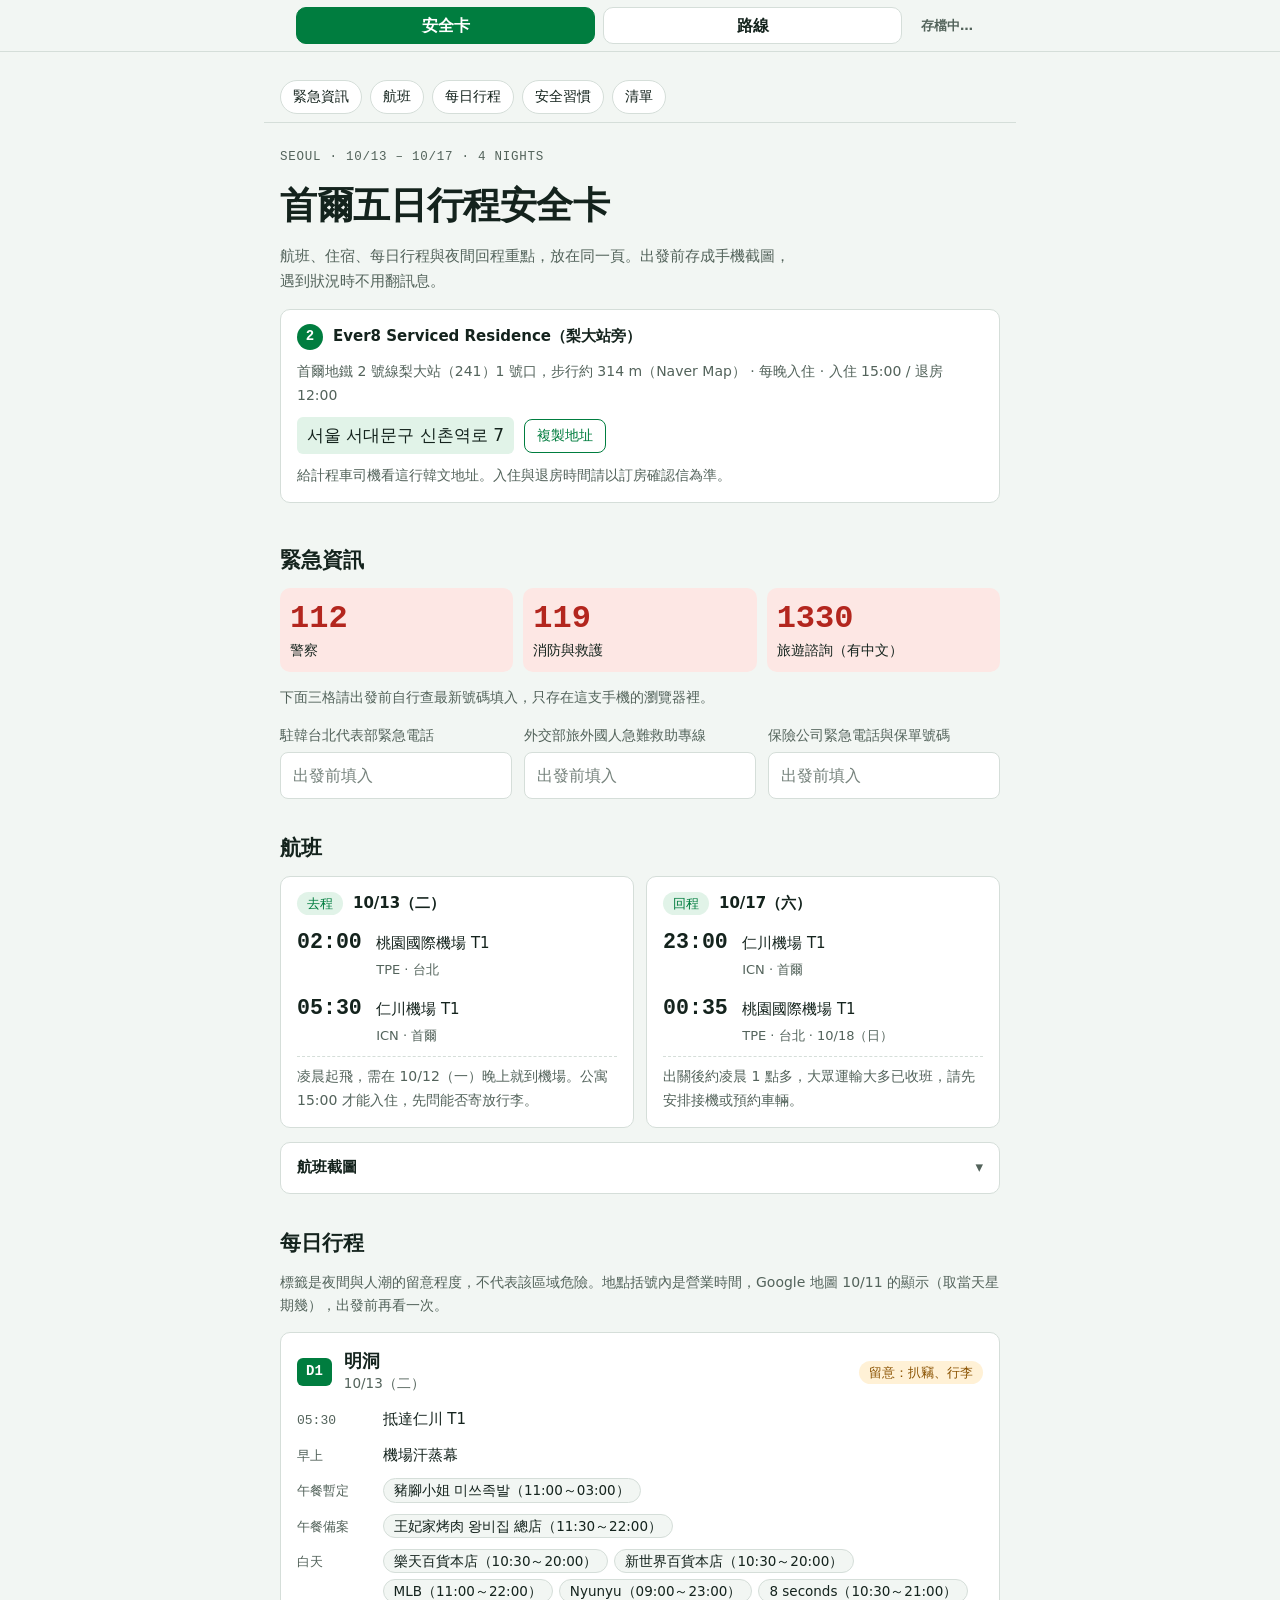
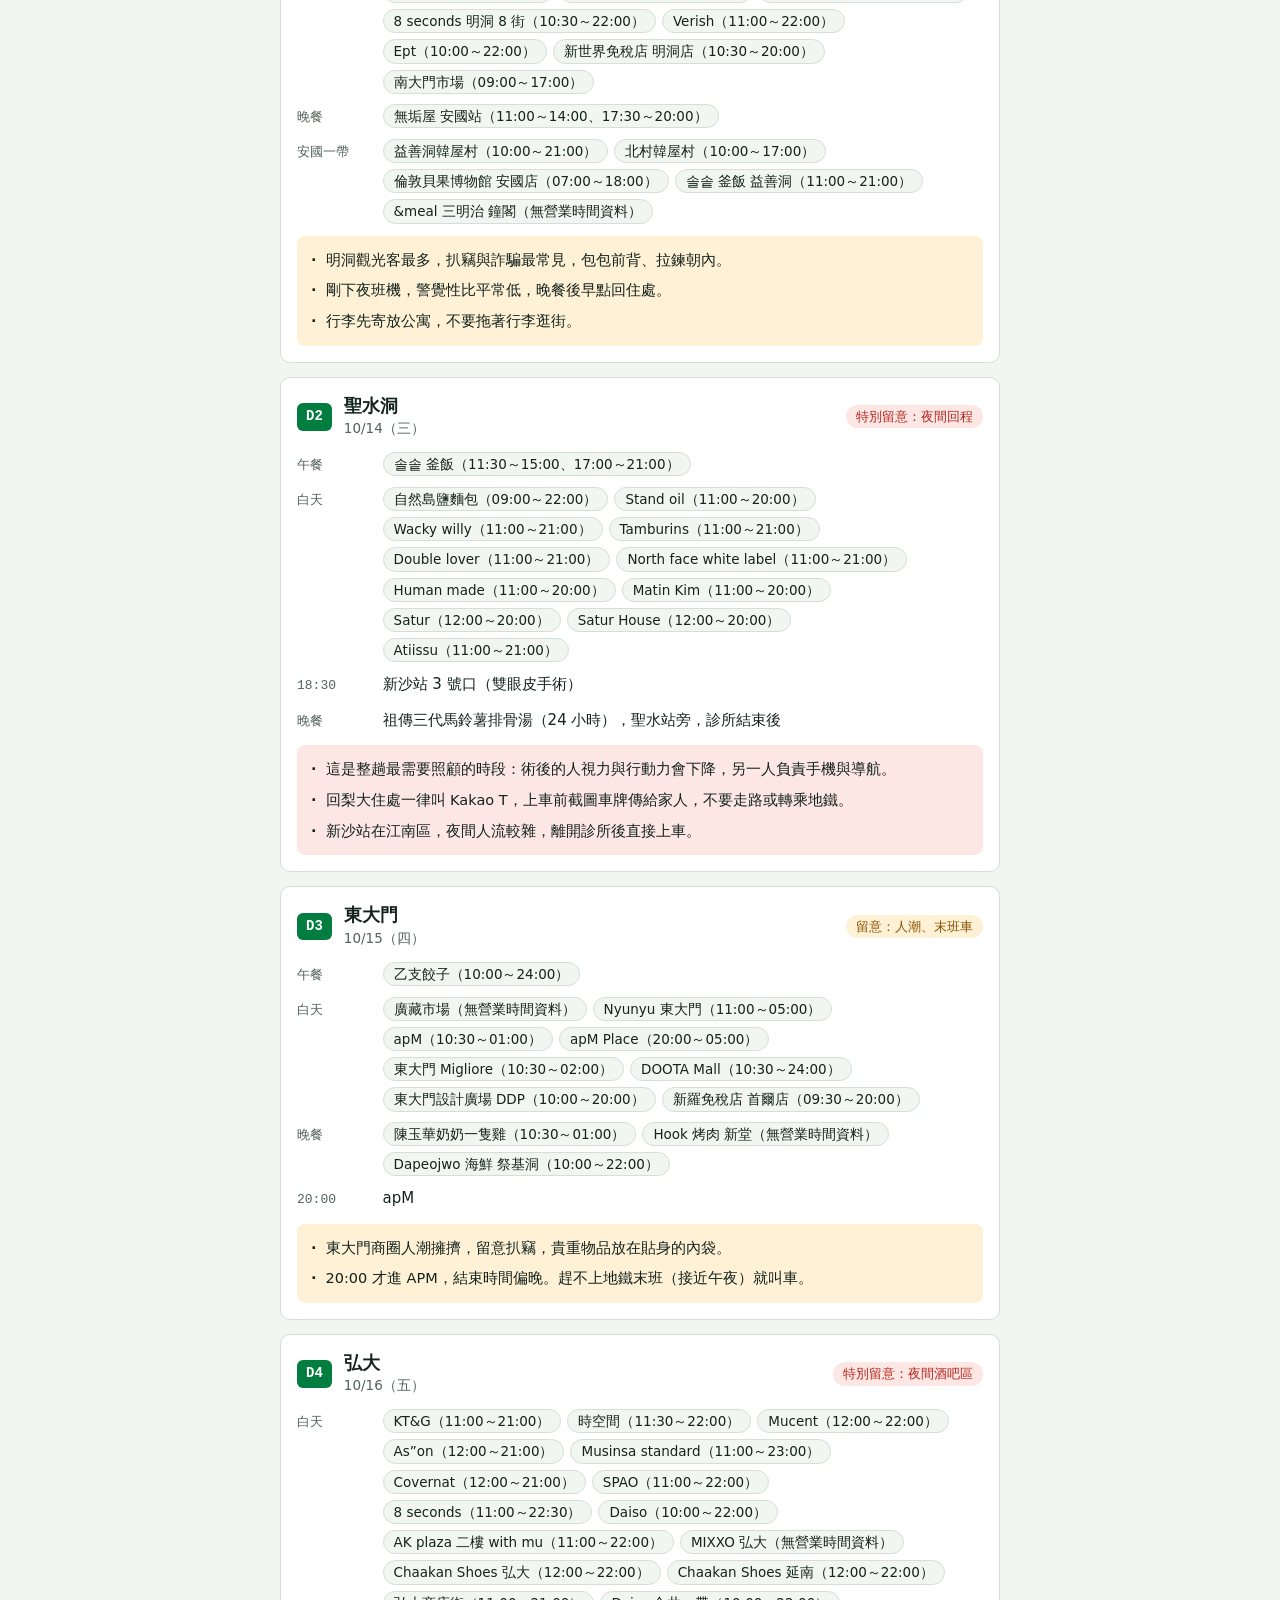
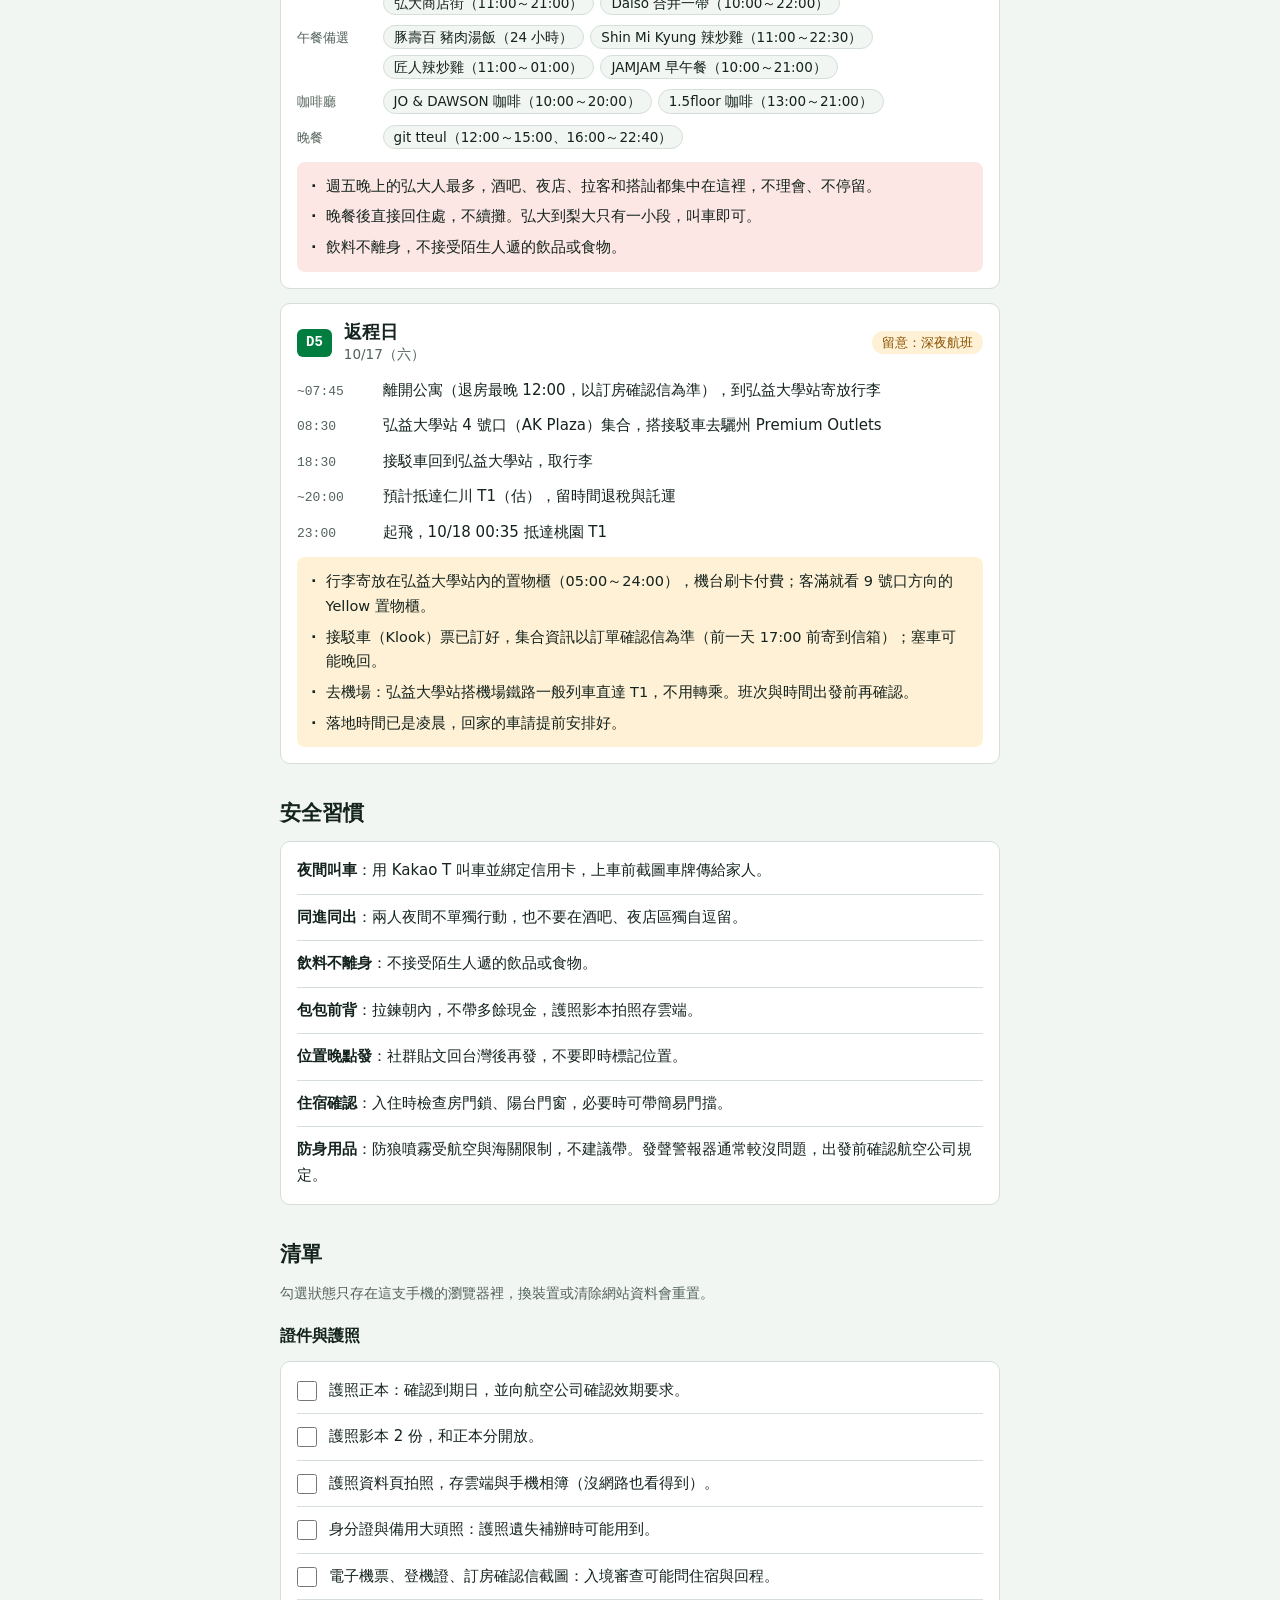
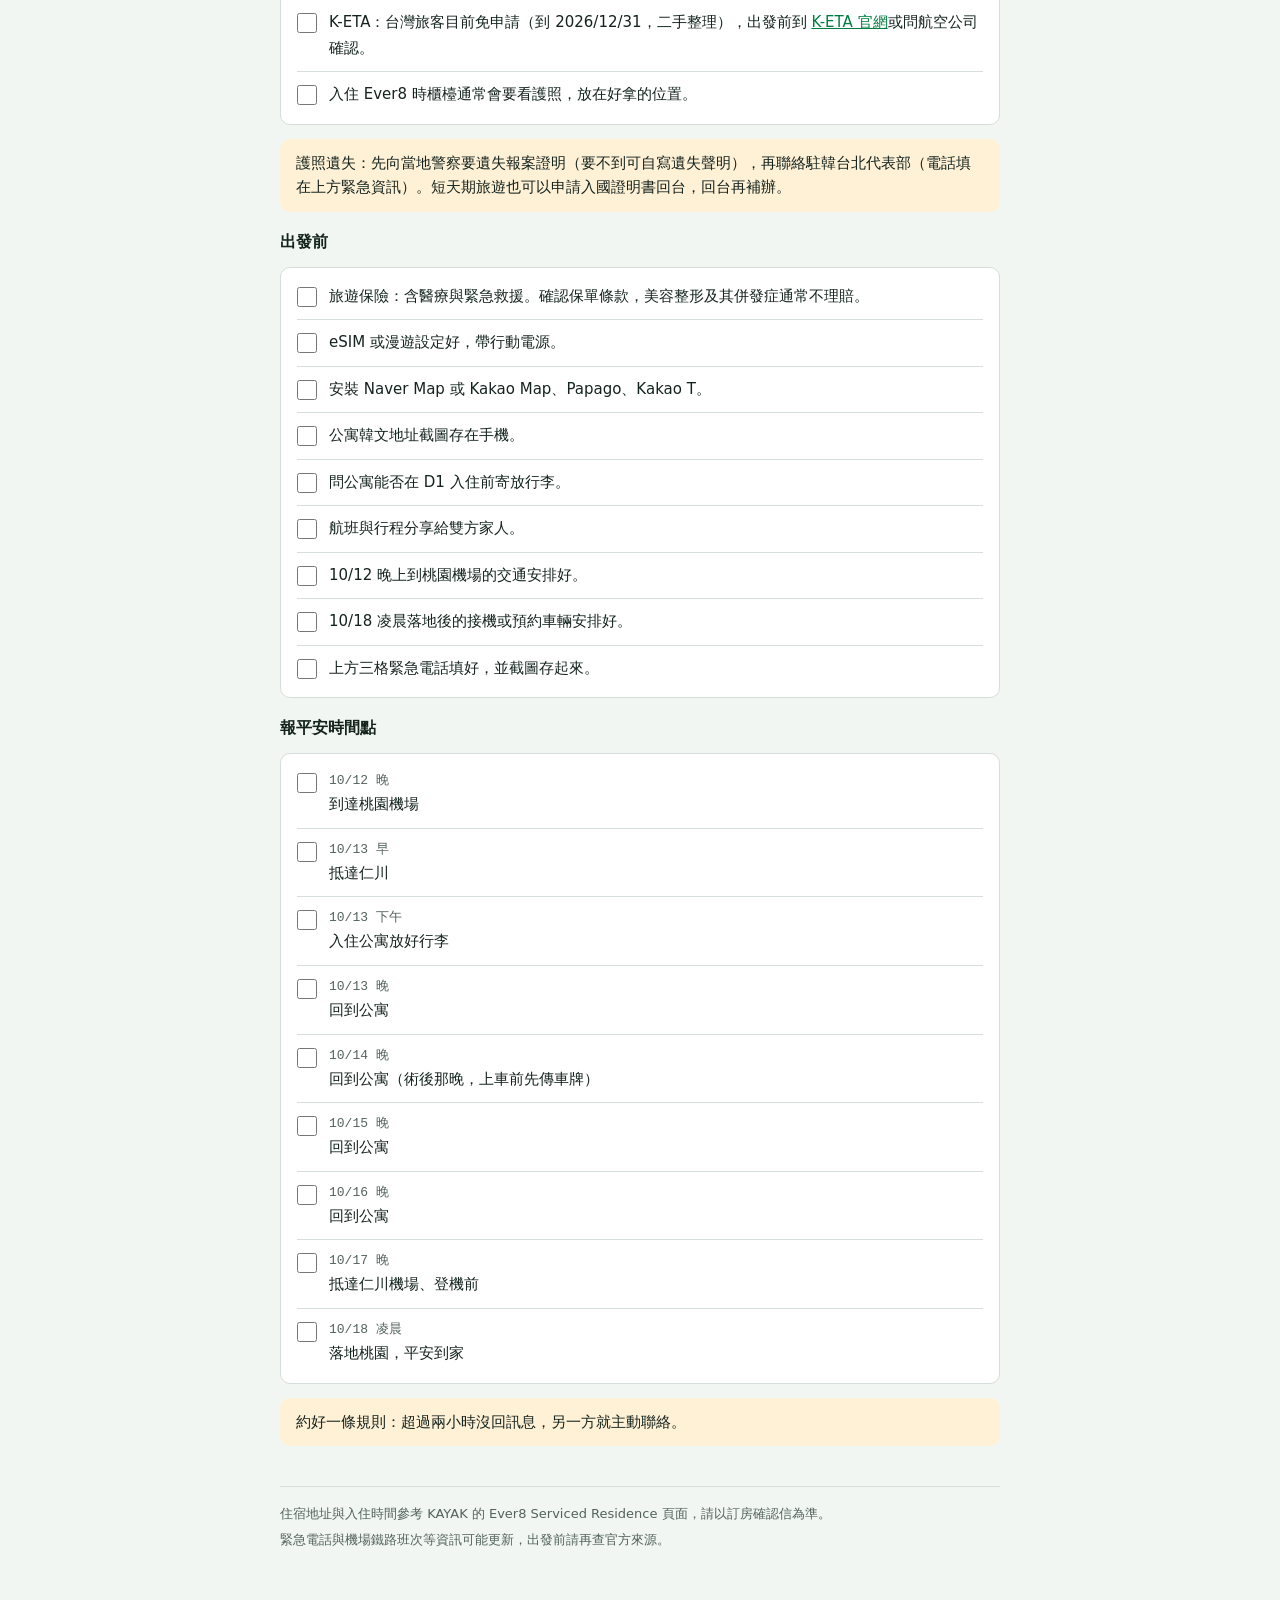
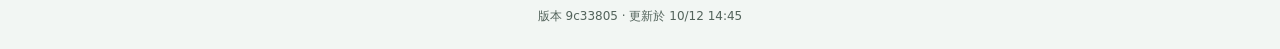
<file: index.html>
<!doctype html>
<html lang="zh-Hant"><head><meta charset="utf-8"><meta name="viewport" content="width=device-width,initial-scale=1"><title>首爾自由行手冊</title><meta name="robots" content="noindex,nofollow"><meta http-equiv="refresh" content="0; url=seoul-pwa/"><script>location.replace('seoul-pwa/' + location.search + location.hash);</script></head><body><p><a href="seoul-pwa/">開啟 首爾自由行手冊</a></p></body></html>
</file>
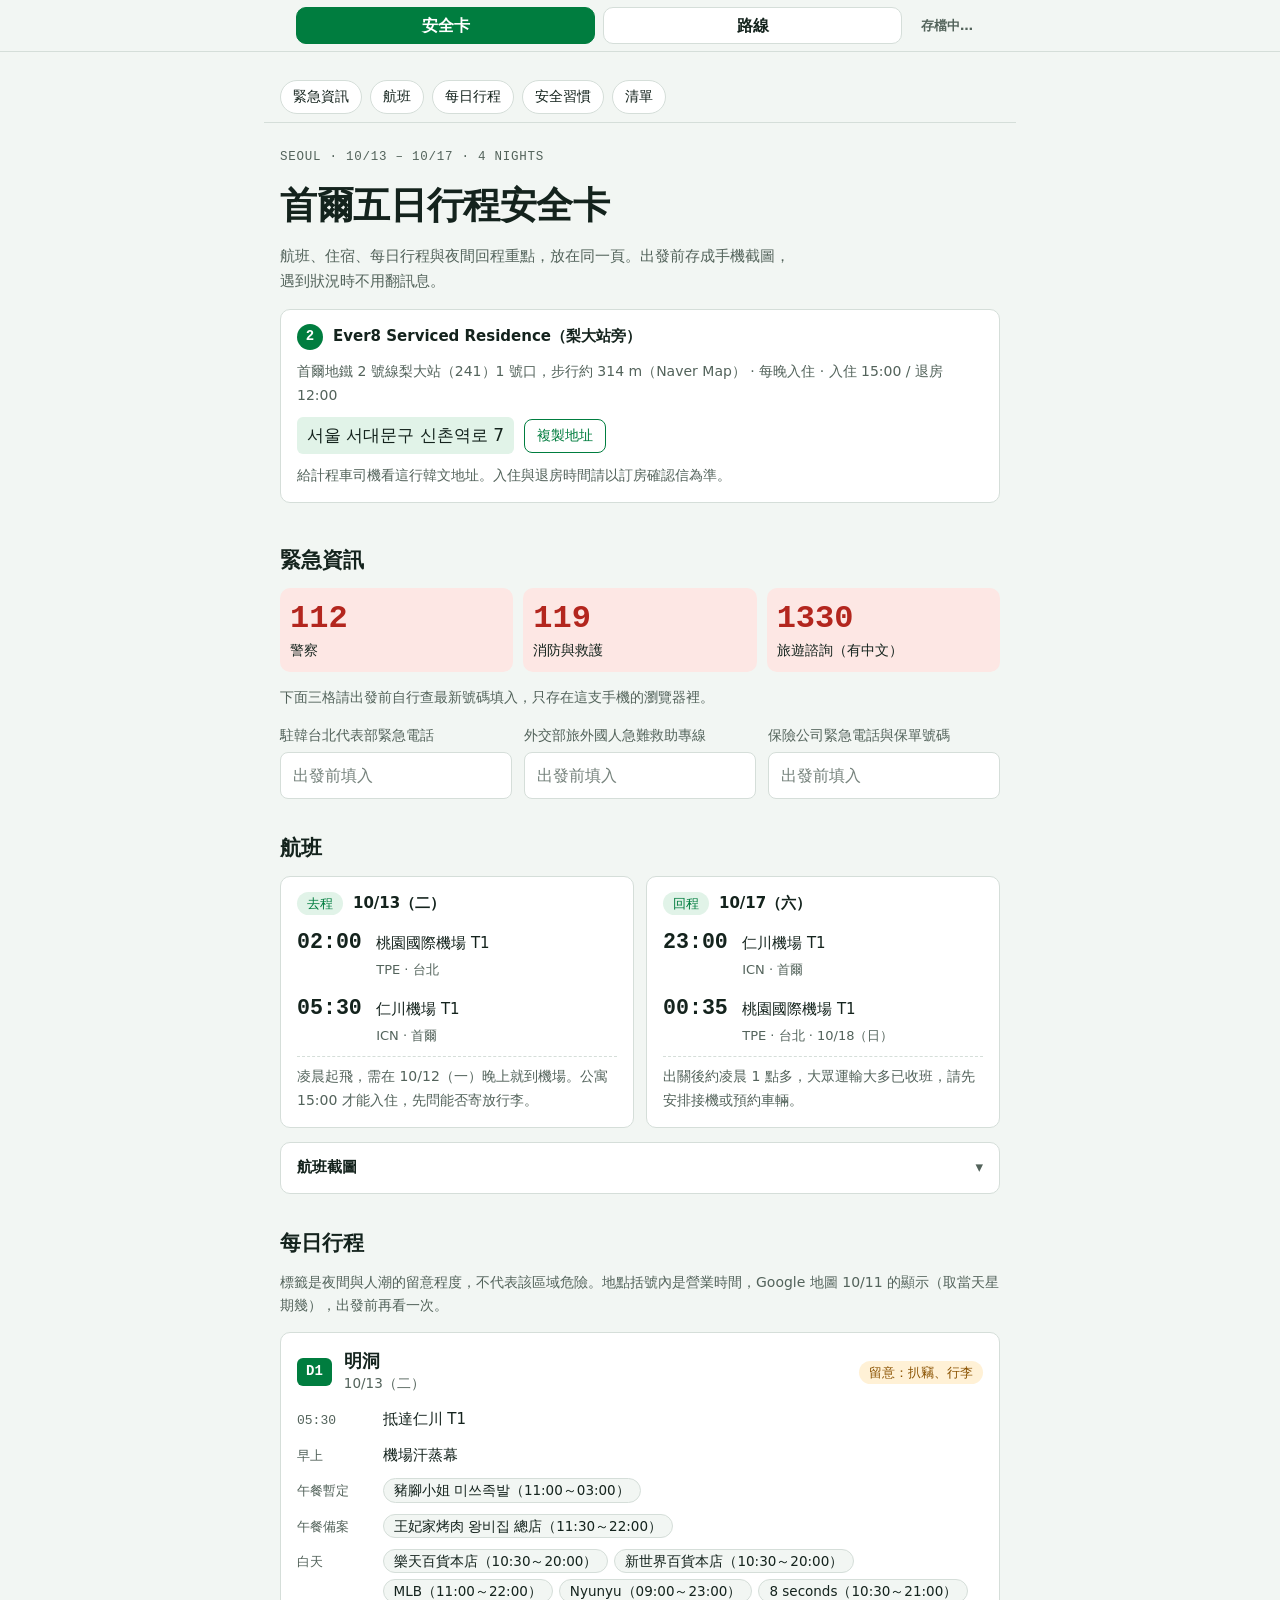
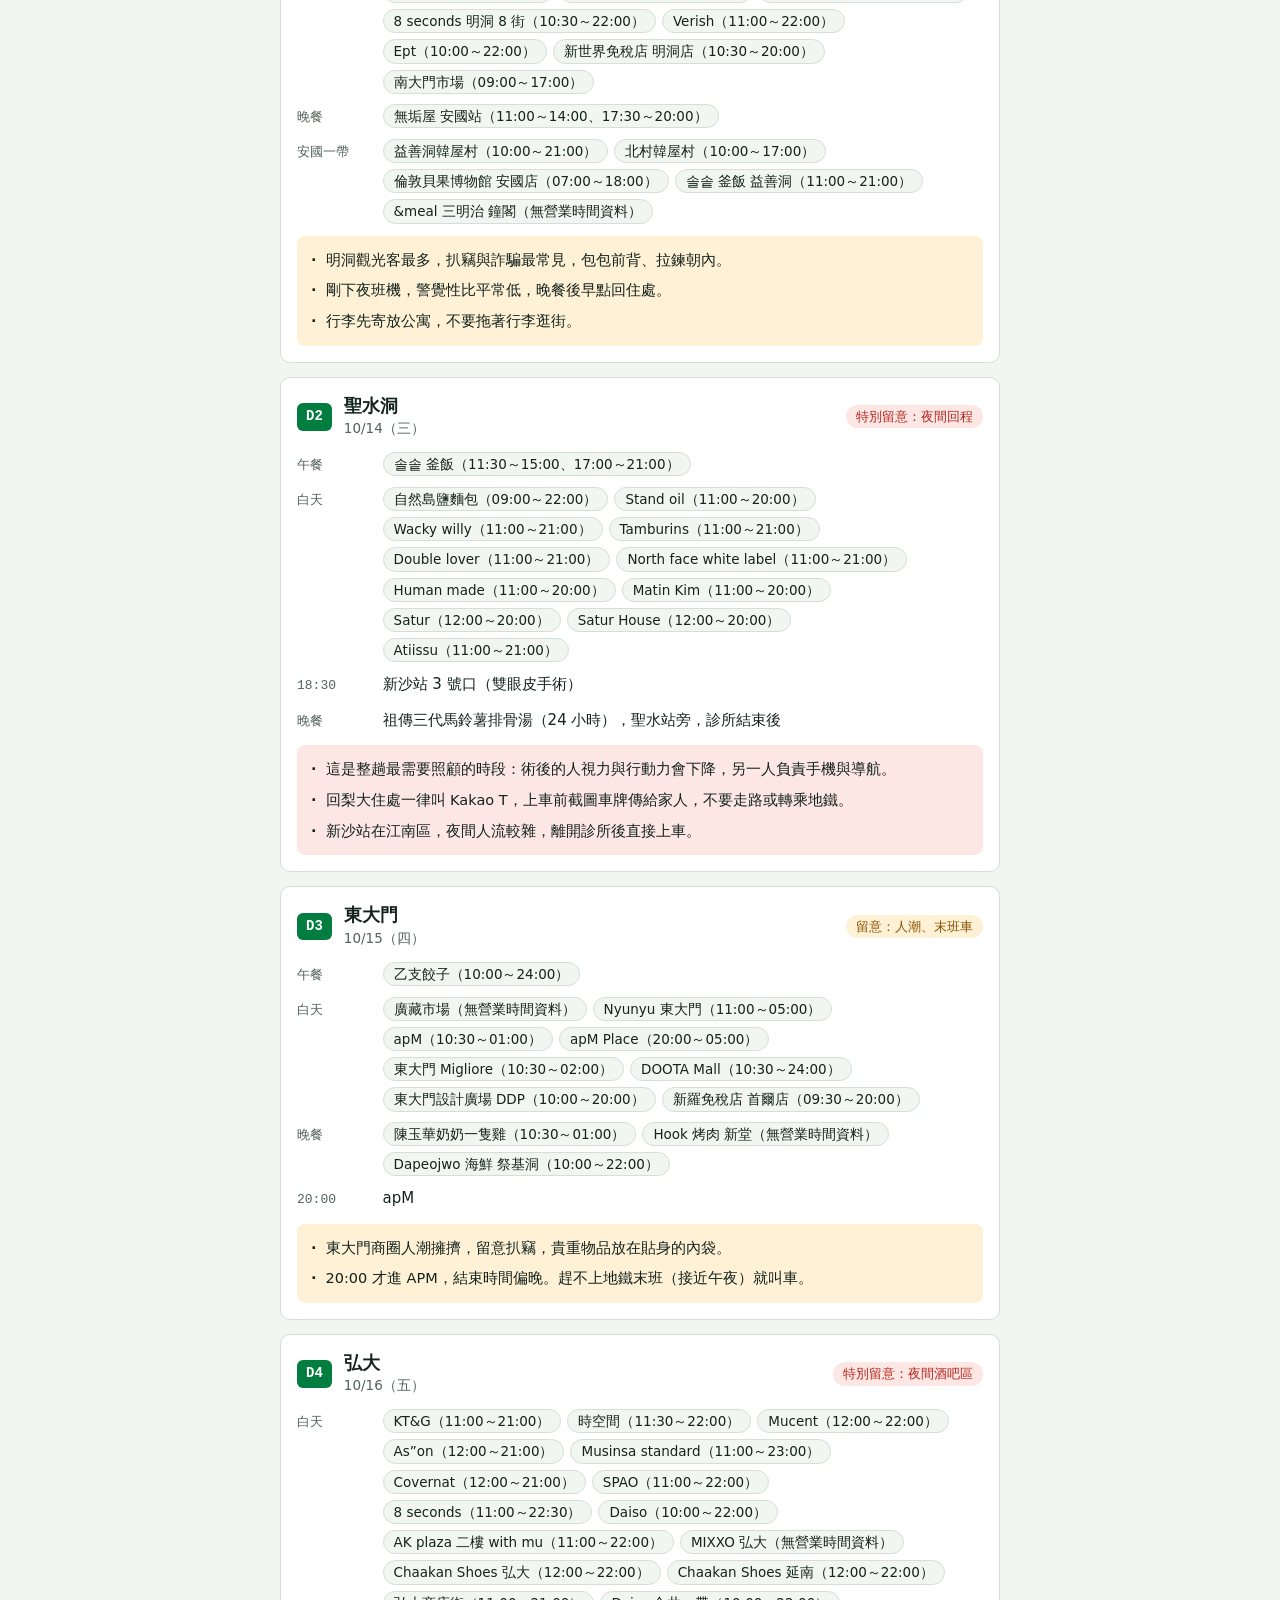
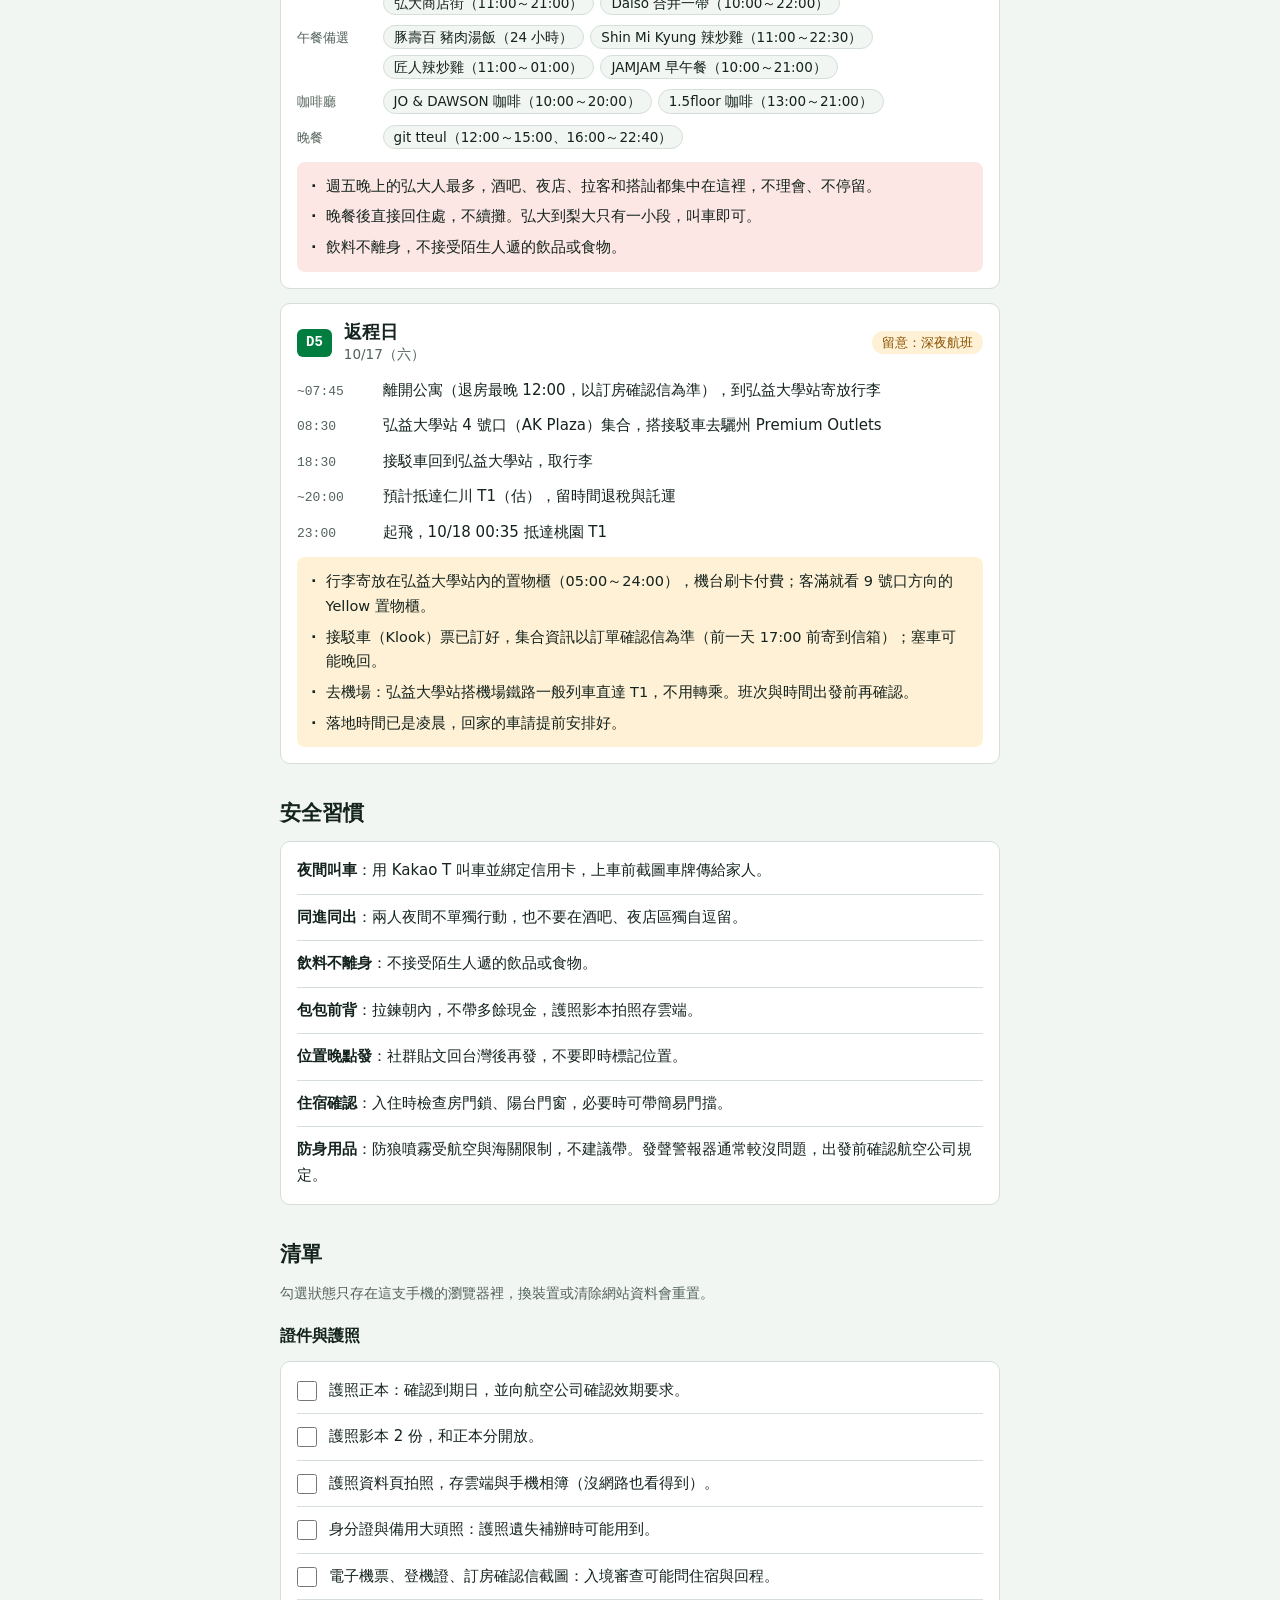
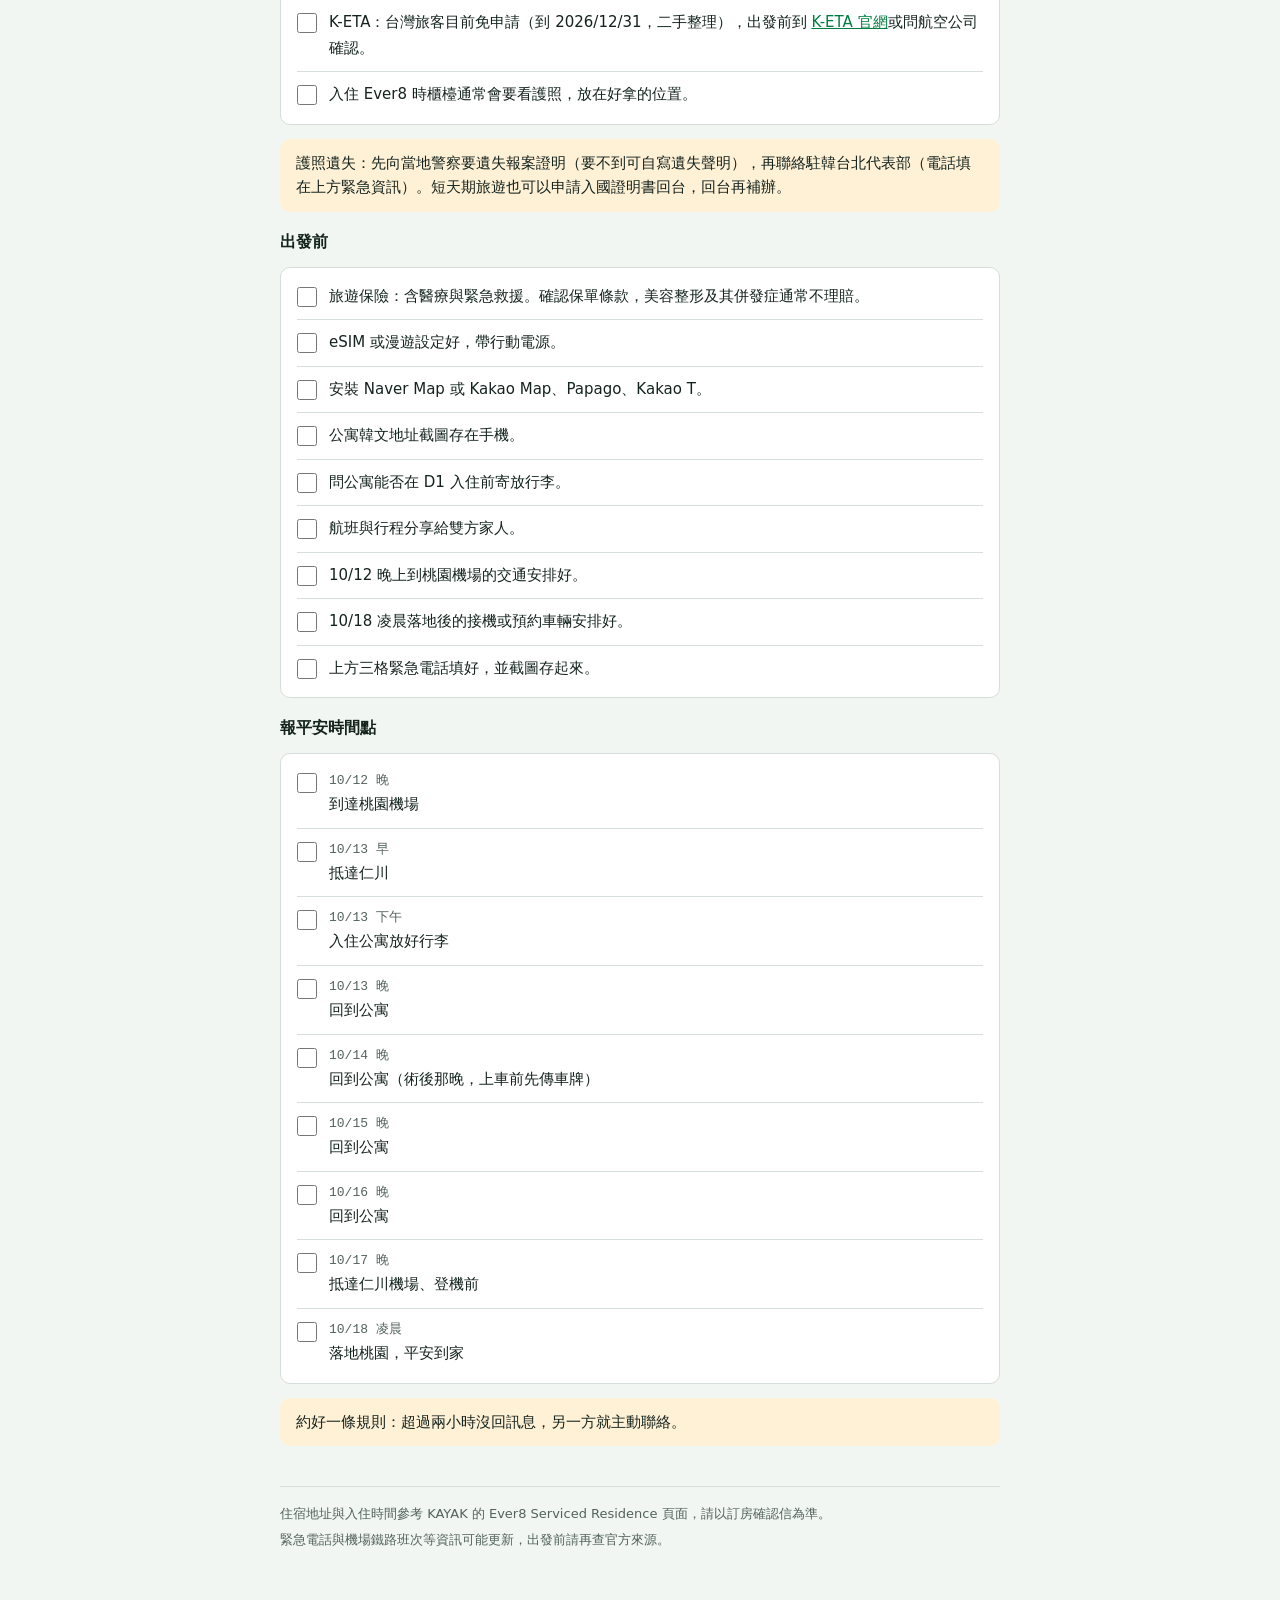
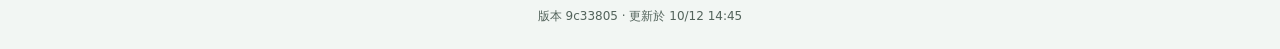
<file: seoul-pwa/index.html>
<!doctype html>
<html lang="zh-Hant">
<head>
<meta charset="utf-8">
<meta name="viewport" content="width=device-width,initial-scale=1,viewport-fit=cover">
<title>首爾自由行手冊</title>
<meta name="build-id" content="9c3380555bf7">
<meta name="robots" content="noindex,nofollow">
<link rel="manifest" href="manifest.webmanifest">
<link rel="icon" href="icons/icon-192.png">
<link rel="apple-touch-icon" href="icons/apple-touch-icon.png">
<meta name="apple-mobile-web-app-capable" content="yes">
<meta name="mobile-web-app-capable" content="yes">
<meta name="apple-mobile-web-app-title" content="首爾手冊">
<meta name="apple-mobile-web-app-status-bar-style" content="default">
<meta name="theme-color" content="#f2f6f3" media="(prefers-color-scheme: light)">
<meta name="theme-color" content="#0e1613" media="(prefers-color-scheme: dark)">
<style>:root{color-scheme:light;box-sizing:border-box;padding-top:env(safe-area-inset-top,0px);padding-bottom:env(safe-area-inset-bottom,0px)}html{scroll-padding-top:env(safe-area-inset-top,0px);-webkit-text-size-adjust:100%}body{margin:0;padding:0;font:14px -apple-system,BlinkMacSystemFont,sans-serif;background:#f2f6f3;color:#14231d}img{max-width:100%}[hidden]:not([hidden=until-found i]){display:none!important}</style>
</head>
<body>

<style>

  /* Layout: hub-and-spoke map centred on Sinchon (home), then one step-list card per destination.
     Line colours follow Seoul Metro: Line 2 green, Line 3 orange, Line 4 blue, AREX sky blue. */
  :root {
    --bg: #f2f6f3;
    --surface: #ffffff;
    --fg: #14231d;
    --muted: #53635b;
    --line: #d5ded9;
    --accent: #007d3f;
    --accent-soft: #e1f3e8;
    --on-accent: #ffffff;
    --warn: #8a5200;
    --warn-bg: #fff1d6;
    --l2: #00a84d;
    --l3: #e8710a;
    --l4: #1a9ad6;
    --larex: #0b86c9;
    --font-body: "PingFang TC", "Noto Sans TC", "Microsoft JhengHei", system-ui, sans-serif;
    --font-mono: ui-monospace, "SF Mono", SFMono-Regular, Menlo, "IBM Plex Mono", monospace;
  }
  @media (prefers-color-scheme: dark) {
    :root:not([data-theme="light"]) {
      --bg: #0e1613;
      --surface: #16211d;
      --fg: #e6efe9;
      --muted: #9db0a6;
      --line: #2a3a34;
      --accent: #4cd98c;
      --accent-soft: #163326;
      --on-accent: #08130e;
      --warn: #f2b84b;
      --warn-bg: #33270d;
      --l2: #3fd27f;
      --l3: #ff9a4d;
      --l4: #5cc4f0;
      --larex: #5db8ee;
      color-scheme: dark;
    }
  }
  :root[data-theme="dark"] {
    --bg: #0e1613;
    --surface: #16211d;
    --fg: #e6efe9;
    --muted: #9db0a6;
    --line: #2a3a34;
    --accent: #4cd98c;
    --accent-soft: #163326;
    --on-accent: #08130e;
    --warn: #f2b84b;
    --warn-bg: #33270d;
    --l2: #3fd27f;
    --l3: #ff9a4d;
    --l4: #5cc4f0;
    --larex: #5db8ee;
    color-scheme: dark;
  }

  body { background: var(--bg); color: var(--fg); font-family: var(--font-body); font-size: 15px; line-height: 1.7; }
  .wrap { max-width: 720px; margin-inline: auto; padding-inline: 16px; padding-block: 20px 56px; }
  h1, h2, h3, p, ul, ol, dl, dd { margin: 0; }
  h1, h2, h3 { text-wrap: balance; line-height: 1.3; }
  ul, ol { padding: 0; list-style: none; }
  a { color: var(--accent); }
  :focus-visible { outline: 2px solid var(--accent); outline-offset: 2px; }

  .nav {
    position: sticky; top: env(safe-area-inset-top, 0px); z-index: 5;
    background: var(--bg); border-bottom: 1px solid var(--line);
    margin-inline: -16px; padding: 8px 16px;
    display: flex; gap: 8px; overflow-x: auto; scrollbar-width: none;
  }
  .nav::-webkit-scrollbar { display: none; }
  .nav a {
    flex: none; text-decoration: none; color: var(--fg); font-size: 14px; font-weight: 500;
    padding: 4px 12px; border: 1px solid var(--line); border-radius: 999px; background: var(--surface);
  }
  .nav a:hover { border-color: var(--accent); color: var(--accent); }

  .hero { display: flex; flex-direction: column; gap: 12px; padding-block: 24px 4px; }
  .eyebrow { font-family: var(--font-mono); font-size: 12.5px; letter-spacing: 0.06em; color: var(--muted); text-transform: uppercase; }
  h1 { font-size: clamp(1.7rem, 6.4vw, 2.3rem); font-weight: 700; letter-spacing: -0.01em; }
  .lede { color: var(--muted); max-width: 34em; }

  section { display: flex; flex-direction: column; gap: 14px; padding-top: 32px; scroll-margin-top: 56px; }
  h2 { font-size: 1.3rem; font-weight: 700; }
  .section-note { color: var(--muted); font-size: 14px; }

  /* Map */
  .map { background: var(--surface); border: 1px solid var(--line); border-radius: 10px; padding: 8px; }
  .map svg { display: block; width: 100%; height: auto; max-width: 100%; font-family: var(--font-body); }
  .ln { fill: none; stroke-width: 6; stroke-linecap: round; stroke-linejoin: round; }
  .ln2 { stroke: var(--l2); }
  .ln3 { stroke: var(--l3); }
  .lnA { stroke: var(--larex); }
  .ghost { stroke: var(--l2); opacity: 0.45; stroke-dasharray: 2 7; }
  .dot { fill: var(--surface); stroke-width: 2.5; }
  .dot2 { stroke: var(--l2); }
  .dot3 { stroke: var(--l3); }
  .hub { fill: var(--surface); stroke: var(--fg); stroke-width: 2.5; }
  .home { fill: var(--accent); stroke: var(--surface); stroke-width: 3; }
  .nb { fill: var(--fg); }
  .nt { fill: var(--bg); font-family: var(--font-mono); font-weight: 600; font-size: 12px; text-anchor: middle; }
  .tx { fill: var(--fg); font-size: 11.5px; font-weight: 500; }
  .tm { fill: var(--muted); font-size: 10.5px; }
  .tb { fill: var(--fg); font-size: 12.5px; font-weight: 700; }
  .end { text-anchor: end; }
  .mid { text-anchor: middle; }
  .legend { display: flex; flex-wrap: wrap; gap: 6px 16px; padding: 8px 8px 4px; font-size: 13px; color: var(--muted); }
  .legend span { display: inline-flex; align-items: center; gap: 6px; }
  .sw { width: 22px; height: 6px; border-radius: 3px; display: inline-block; }

  .guide { background: var(--surface); border: 1px solid var(--line); border-radius: 10px; padding: 6px 16px; }
  .guide li { padding-block: 10px; border-bottom: 1px solid var(--line); }
  .guide li:last-child { border-bottom: 0; }
  .guide b { font-weight: 700; }
  .ko { font-family: var(--font-body); color: var(--muted); font-size: 0.92em; }

  .tablewrap { overflow-x: auto; border: 1px solid var(--line); border-radius: 10px; background: var(--surface); }
  table { border-collapse: collapse; width: 100%; font-size: 14px; }
  th, td { text-align: left; padding: 9px 12px; border-bottom: 1px solid var(--line); vertical-align: top; }
  th { font-weight: 500; color: var(--muted); font-size: 13px; white-space: nowrap; }
  tr:last-child td { border-bottom: 0; }
  td.cnt, th.cnt { font-variant-numeric: tabular-nums; min-width: 6.2rem; }
  td.cnt b { font-weight: 700; }
  .ix { font-family: var(--font-body); font-weight: 700; }

  /* Route cards */
  .routes { display: grid; gap: 14px; }
  .route { background: var(--surface); border: 1px solid var(--line); border-radius: 10px; padding: 16px; display: flex; flex-direction: column; gap: 12px; scroll-margin-top: 60px; }
  .rhead { display: flex; gap: 12px; align-items: center; flex-wrap: wrap; }
  .num {
    flex: none; width: 28px; height: 28px; border-radius: 50%;
    background: var(--fg); color: var(--bg);
    display: grid; place-items: center;
    font-family: var(--font-mono); font-weight: 600; font-size: 14px;
  }
  .rt { flex: 1; min-width: 9rem; display: flex; flex-direction: column; }
  .rt h3 { font-size: 1.1rem; font-weight: 700; }
  .rt span { color: var(--muted); font-size: 13.5px; }
  .meta { text-align: right; display: flex; flex-direction: column; font-size: 13px; color: var(--muted); }
  .meta b { color: var(--fg); font-size: 15px; font-weight: 700; }

  .steps { display: grid; gap: 0; }
  .s {
    --c: var(--muted);
    border-left: 5px solid var(--c);
    padding: 8px 0 8px 14px;
    display: grid; grid-template-columns: 4.4rem minmax(0, 1fr); gap: 10px; align-items: baseline;
  }
  .s .k { font-family: var(--font-mono); font-size: 12.5px; color: var(--muted); }
  .s .d { min-width: 0; }
  .c2 { --c: var(--l2); }
  .c3 { --c: var(--l3); }
  .c4 { --c: var(--l4); }
  .cA { --c: var(--larex); }
  .cw { --c: var(--line); border-left-style: dashed; }
  .tag { display: inline-block; font-size: 12.5px; font-weight: 500; padding: 0 8px; border-radius: 999px; background: var(--accent-soft); color: var(--accent); margin-left: 4px; }
  .back, .note { border-radius: 8px; padding: 10px 14px; font-size: 14.5px; }
  .back { background: var(--accent-soft); }
  .note { background: var(--warn-bg); }
  .back b, .note b { font-weight: 700; }

  footer { margin-top: 40px; padding-top: 16px; border-top: 1px solid var(--line); color: var(--muted); font-size: 13px; display: grid; gap: 6px; }
  footer ul { display: flex; flex-wrap: wrap; gap: 4px 14px; }

  @media (prefers-reduced-motion: no-preference) { html { scroll-behavior: smooth; } }


  .tabs {
    position: sticky; top: env(safe-area-inset-top, 0px); z-index: 5;
    background: var(--bg); border-bottom: 1px solid var(--line);
    margin-inline: -16px; padding: 8px 16px; display: flex; gap: 8px; overflow-x: auto; scrollbar-width: none;
  }
  .tabs::-webkit-scrollbar { display: none; }
  .tabs button {
    flex: none; font: inherit; font-size: 14px; font-weight: 500; color: var(--fg);
    padding: 5px 14px; border: 1px solid var(--line); border-radius: 999px; background: var(--surface); cursor: pointer;
  }
  .tabs button[aria-selected="true"] { background: var(--accent); border-color: var(--accent); color: var(--on-accent); }
  .tabs button:disabled { color: var(--muted); border-style: dashed; cursor: default; }
  .panel-body { display: flex; flex-direction: column; gap: 14px; padding-top: 22px; }
  .panel-body > section { padding-top: 6px; }
  .dayhead { display: flex; gap: 14px; align-items: center; }
  .dayhead h2 { font-size: 1.5rem; }
  .day-no { flex: none; font-family: var(--font-mono); font-weight: 600; font-size: 18px; background: var(--accent); color: var(--on-accent); border-radius: 8px; padding: 4px 12px; }
  .day-no.off { background: var(--line); color: var(--muted); }
  .sum { color: var(--muted); max-width: 36em; }
  .h3 { font-size: 1.05rem; font-weight: 700; margin-top: 6px; }
  .alight { background: var(--accent-soft); border-radius: 10px; padding: 12px 16px; display: grid; gap: 6px; }
  .alight ul { display: grid; gap: 6px; font-size: 14.5px; }
  .alight li { padding-left: 1em; position: relative; }
  .alight li::before { content: "·"; position: absolute; left: 0; font-weight: 700; }
  .cap { padding: 4px 8px 6px; font-size: 13px; color: var(--muted); }
  .sg { stroke-width: 6; stroke-linecap: round; fill: none; }
  .sg.l2 { stroke: var(--l2); } .sg.l3 { stroke: var(--l3); } .sg.l4 { stroke: var(--l4); } .sg.arex { stroke: var(--larex); }
  .sg.walk { stroke: var(--muted); stroke-width: 3; }
  .sg.dash { stroke-dasharray: 2 7; }
  .st { fill: var(--surface); stroke-width: 3; }
  .st.l2 { stroke: var(--l2); } .st.l3 { stroke: var(--l3); } .st.l4 { stroke: var(--l4); } .st.arex { stroke: var(--larex); } .st.walk { stroke: var(--muted); }
  .dest { fill: var(--fg); }
  .spurdot { fill: var(--fg); }
  .pill { fill: var(--surface); stroke-width: 1.5; }
  .pill.l2 { stroke: var(--l2); } .pill.l3 { stroke: var(--l3); } .pill.l4 { stroke: var(--l4); } .pill.arex { stroke: var(--larex); } .pill.walk { stroke: var(--muted); }
  .ring { fill: none; stroke: var(--line); stroke-width: 1.2; stroke-dasharray: 3 4; }
  .rl { stroke: var(--fg); stroke-width: 2; opacity: 0.75; }
  .rl.dash { stroke-dasharray: 4 5; opacity: 0.6; }
  .mp { fill: var(--surface); stroke: var(--line); stroke-width: 1; }
  .hubc { fill: var(--surface); stroke: var(--l2); stroke-width: 4.5; }
  .halo { paint-order: stroke; stroke: var(--surface); stroke-width: 4px; stroke-linejoin: round; }
  .dashsw { background: repeating-linear-gradient(90deg, var(--muted) 0 4px, transparent 4px 8px); height: 3px; }
  .spots { display: grid; gap: 0; background: var(--surface); border: 1px solid var(--line); border-radius: 10px; padding: 4px 14px; }
  .spot { display: grid; grid-template-columns: 28px minmax(0, 1fr) auto; gap: 12px; align-items: start; padding-block: 12px; border-bottom: 1px solid var(--line); }
  .spot:last-child { border-bottom: 0; }
  .spot .sb { display: flex; flex-direction: column; min-width: 0; gap: 1px; }
  .spot .sb b { font-weight: 700; }
  .spot .ko { font-size: 13px; overflow-wrap: anywhere; }
  .spot .sm { font-size: 13px; color: var(--muted); }
  .spot .st2 { display: flex; flex-direction: column; align-items: flex-end; gap: 2px; font-size: 13.5px; text-align: right; }
  .spot .st2 b { font-weight: 700; font-variant-numeric: tabular-nums; }
  .spot .num { margin-top: 2px; }
  .todo { background: var(--warn-bg); border-radius: 10px; padding: 12px 16px; display: grid; gap: 6px; font-size: 14.5px; }
  .todo ul { display: grid; gap: 6px; }
  .todo li { padding-left: 1em; position: relative; }
  .todo li::before { content: "·"; position: absolute; left: 0; font-weight: 700; }
  ul.note { display: grid; gap: 8px; background: transparent; padding: 0; font-size: 14.5px; }
  ul.note li { padding-left: 1em; position: relative; }
  ul.note li::before { content: "·"; position: absolute; left: 0; font-weight: 700; }
  ul.note.warn { background: var(--warn-bg); padding: 12px 16px; border-radius: 10px; }
  .tx.end, .tb.end { text-anchor: end; }
  .tb.mid, .tx.mid, .tm.mid { text-anchor: middle; }
  .mid { text-anchor: middle; }

  .chips { display: flex; flex-wrap: wrap; gap: 8px; }
  .chips a, .chips .chip { display: inline-block; padding: 5px 12px; border: 1px solid var(--line); border-radius: 999px;
    background: var(--surface); color: var(--fg); text-decoration: none; font-size: 14px; }
  .chips a:hover { border-color: var(--accent); }
  .chips .chip { color: var(--muted); border-style: dashed; }
  .chips .hr { white-space: nowrap; font-style: normal; }
  .legs { overflow-x: auto; background: var(--surface); border: 1px solid var(--line); border-radius: 10px; }
  .legs table { border-collapse: collapse; width: 100%; min-width: 0; font-size: 13.5px; }
  .legs th, .legs td { text-align: left; padding: 10px 10px; overflow-wrap: anywhere; border-bottom: 1px solid var(--line); vertical-align: top; }
  .legs th { font-size: 12.5px; color: var(--muted); font-weight: 600; letter-spacing: .03em; }
  .legs tr:last-child td { border-bottom: 0; }
  .legs td.d { font-family: var(--font-mono); font-weight: 600; white-space: nowrap; }
  footer details summary { cursor: pointer; color: var(--muted); font-size: 13.5px; padding: 6px 0; }

  :root { --ov-bg: #0e1311; --ov-fg: #ffffff; --ov-btn: rgba(14,19,17,.82); --ov-btn-line: rgba(255,255,255,.38); }
  .mapsec { margin-block: 28px 4px; }
  .mapbtn { display: flex; width: 100%; align-items: center; justify-content: space-between; gap: 12px; padding: 14px 16px; font: inherit;
    font-size: 15px; font-weight: 600; color: var(--fg); background: var(--surface); border: 1px solid var(--line); border-radius: 12px; cursor: pointer; }
  .mapbtn:hover { border-color: var(--accent); }
  .mapbtn .chev { color: var(--muted); transition: transform .15s; }
  .mapbtn[aria-expanded="true"] .chev { transform: rotate(180deg); }
  .mapbox { margin-top: 10px; }
  .mapopen { display: block; width: 100%; padding: 0; border: 1px solid var(--line); border-radius: 10px; overflow: hidden; background: var(--surface); cursor: zoom-in; }
  .mapopen img { display: block; width: 100%; height: auto; }
  .mapbox p { margin: 8px 2px 0; font-size: 13px; color: var(--muted); }
  #mv { position: fixed; inset: 0; z-index: 1000; background: var(--ov-bg); overscroll-behavior: contain; }
  #mvstage { position: absolute; inset: 0; overflow: hidden; touch-action: none; cursor: grab; user-select: none; -webkit-user-select: none; }
  #mvstage.drag { cursor: grabbing; }
  #mvimg { position: absolute; left: 0; top: 0; max-width: none; transform-origin: 0 0; will-change: transform; user-select: none; -webkit-user-drag: none; background: #f4f5f4; }
  .mvbar { position: absolute; left: 0; right: 0; display: flex; align-items: center; justify-content: space-between; gap: 8px; padding-inline: 12px; pointer-events: none; }
  .mvtop { top: 0; padding-top: calc(env(safe-area-inset-top, 0px) + 10px); }
  .mvbot { bottom: 0; justify-content: center; padding-bottom: calc(env(safe-area-inset-bottom, 0px) + 14px); }
  .mvbar button { pointer-events: auto; font: inherit; font-size: 15px; font-weight: 600; color: var(--ov-fg); background: var(--ov-btn);
    border: 1px solid var(--ov-btn-line); border-radius: 999px; padding: 10px 16px; min-width: 44px; min-height: 44px; cursor: pointer;
    -webkit-backdrop-filter: blur(6px); backdrop-filter: blur(6px); }
  .mvhint { color: var(--ov-fg); font-size: 13px; pointer-events: none; background: var(--ov-btn); border: 1px solid var(--ov-btn-line); border-radius: 999px; padding: 7px 12px; }

  :root { --alert: #b3261e; --alert-bg: #fde7e4; --topbar-h: 52px; }
  @media (prefers-color-scheme: dark) { :root:not([data-theme="light"]) { --alert: #ff9a90; --alert-bg: #3a1916; } }
  :root[data-theme="dark"] { --alert: #ff9a90; --alert-bg: #3a1916; }
  .topbar { position: sticky; top: env(safe-area-inset-top, 0px); z-index: 20; height: var(--topbar-h); box-sizing: border-box;
    background: var(--bg); border-bottom: 1px solid var(--line); }
  .topbar-in { max-width: 720px; height: 100%; box-sizing: border-box; margin-inline: auto; padding: 7px 16px; display: grid; grid-template-columns: 1fr 1fr; gap: 8px; }
  .toptab { font: inherit; font-size: 16px; font-weight: 700; color: var(--fg); background: var(--surface); border: 1px solid var(--line); border-radius: 10px; cursor: pointer; }
  .toptab[aria-selected="true"] { background: var(--accent); border-color: var(--accent); color: var(--on-accent); }
  #pane-safety { display: block; }
  .tabs { top: calc(env(safe-area-inset-top, 0px) + var(--topbar-h)); }

</style>
<div class="topbar" role="tablist" aria-label="主要分頁"><div class="topbar-in"><button type="button" class="toptab" role="tab" id="tt-safety" data-top="safety" aria-selected="true" aria-controls="top-safety">安全卡</button><button type="button" class="toptab" role="tab" id="tt-routes" data-top="routes" aria-selected="false" aria-controls="top-routes">路線</button></div></div>
<div id="top-safety" role="tabpanel" aria-labelledby="tt-safety"><div id="pane-safety"></div></div>
<template id="safety-tpl"><style>
  /* Layout: mobile-first single column. Timetable rows (time in mono at left), one card per day,
     Seoul Line 2 green as the only accent; amber and red are reserved for caution levels. */
  :host {
    display: block;
    background: var(--bg);
    color: var(--fg);
    font-family: var(--font-body);
    font-size: 15px;
    line-height: 1.7;
  }
  .wrap {
    max-width: 720px;
    margin-inline: auto;
    padding-inline: 16px;
    padding-block: 20px 56px;
  }
  h1, h2, h3, p, ul, dl, dd { margin: 0; }
  h1, h2, h3 { text-wrap: balance; line-height: 1.3; }
  ul { padding: 0; list-style: none; }
  a { color: var(--accent); }
  :focus-visible { outline: 2px solid var(--accent); outline-offset: 2px; }

  /* Sticky section nav */
  .nav {
    position: sticky;
    top: calc(env(safe-area-inset-top, 0px) + var(--topbar-h));
    z-index: 5;
    background: var(--bg);
    border-bottom: 1px solid var(--line);
    margin-inline: -16px;
    padding: 8px 16px;
    display: flex;
    gap: 8px;
    overflow-x: auto;
    scrollbar-width: none;
  }
  .nav::-webkit-scrollbar { display: none; }
  .nav a {
    flex: none;
    text-decoration: none;
    color: var(--fg);
    font-size: 14px;
    font-weight: 500;
    padding: 4px 12px;
    border: 1px solid var(--line);
    border-radius: 999px;
    background: var(--surface);
  }
  .nav a:hover { border-color: var(--accent); color: var(--accent); }

  /* Hero */
  .hero { display: flex; flex-direction: column; gap: 14px; padding-block: 24px 8px; }
  .eyebrow {
    font-family: var(--font-mono);
    font-size: 12.5px;
    letter-spacing: 0.06em;
    color: var(--muted);
    text-transform: uppercase;
  }
  h1 { font-size: clamp(1.7rem, 6.4vw, 2.3rem); font-weight: 700; letter-spacing: -0.01em; }
  .lede { color: var(--muted); max-width: 34em; }

  .stay {
    background: var(--surface);
    border: 1px solid var(--line);
    border-radius: 10px;
    padding: 14px 16px;
    display: flex;
    flex-direction: column;
    gap: 10px;
  }
  .stay-top { display: flex; gap: 10px; align-items: center; flex-wrap: wrap; }
  .line-badge {
    flex: none;
    width: 26px;
    height: 26px;
    border-radius: 50%;
    background: var(--accent);
    color: var(--on-accent);
    display: grid;
    place-items: center;
    font-family: var(--font-mono);
    font-weight: 600;
    font-size: 14px;
  }
  .stay-name { font-weight: 700; }
  .stay-meta { color: var(--muted); font-size: 14px; }
  .addr-row { display: flex; gap: 10px; align-items: center; flex-wrap: wrap; }
  .addr {
    font-size: 17px;
    font-weight: 500;
    background: var(--accent-soft);
    padding: 4px 10px;
    border-radius: 6px;
    min-width: 0;
    overflow-wrap: anywhere;
  }
  .btn {
    font: inherit;
    font-size: 14px;
    font-weight: 500;
    color: var(--accent);
    background: transparent;
    border: 1px solid var(--accent);
    border-radius: 8px;
    padding: 4px 12px;
    cursor: pointer;
  }
  .btn:hover { background: var(--accent-soft); }

  /* Sections */
  section { display: flex; flex-direction: column; gap: 14px; padding-top: 36px; scroll-margin-top: calc(var(--topbar-h) + 56px); }
  h2 { font-size: 1.3rem; font-weight: 700; }
  .section-note { color: var(--muted); font-size: 14px; }

  /* Emergency */
  .sos { display: grid; grid-template-columns: repeat(3, minmax(0, 1fr)); gap: 10px; }
  .sos-tile {
    background: var(--alert-bg);
    border-radius: 10px;
    padding: 12px 10px;
    display: flex;
    flex-direction: column;
    gap: 2px;
  }
  .sos-num { font-family: var(--font-mono); font-weight: 600; font-size: clamp(1.5rem, 7vw, 2rem); color: var(--alert); line-height: 1.2; }
  .sos-label { font-size: 13.5px; line-height: 1.45; }
  .fields { display: grid; gap: 12px; }
  .field { display: flex; flex-direction: column; gap: 4px; min-width: 0; }
  .field label { font-size: 14px; color: var(--muted); }
  .field input {
    font: inherit;
    font-size: 16px;
    color: var(--fg);
    background: var(--surface);
    border: 1px solid var(--line);
    border-radius: 8px;
    padding: 9px 12px;
    width: 100%;
    box-sizing: border-box;
  }
  .field input::placeholder { color: var(--muted); opacity: 0.8; }

  /* Flights */
  .flights { display: grid; gap: 12px; }
  .flight {
    background: var(--surface);
    border: 1px solid var(--line);
    border-radius: 10px;
    padding: 14px 16px;
    display: flex;
    flex-direction: column;
    gap: 8px;
  }
  .flight-head { display: flex; gap: 10px; align-items: center; font-weight: 700; }
  .tag {
    font-size: 12.5px;
    font-weight: 500;
    background: var(--accent-soft);
    color: var(--accent);
    padding: 1px 10px;
    border-radius: 999px;
  }
  .leg { display: grid; grid-template-columns: 4.2rem 1fr; gap: 12px; align-items: baseline; }
  .t { font-family: var(--font-mono); font-weight: 600; font-size: 1.35rem; font-variant-numeric: tabular-nums; }
  .leg-place { min-width: 0; }
  .leg-sub { color: var(--muted); font-size: 13px; }
  .flight-note { font-size: 14px; color: var(--muted); border-top: 1px dashed var(--line); padding-top: 8px; }

  /* Days */
  .days { display: grid; gap: 14px; }
  .day {
    background: var(--surface);
    border: 1px solid var(--line);
    border-radius: 10px;
    padding: 16px;
    display: flex;
    flex-direction: column;
    gap: 12px;
  }
  .day-head { display: flex; gap: 12px; align-items: center; flex-wrap: wrap; }
  .day-no {
    flex: none;
    font-family: var(--font-mono);
    font-weight: 600;
    font-size: 14px;
    background: var(--accent);
    color: var(--on-accent);
    border-radius: 6px;
    padding: 2px 9px;
  }
  .day-title { flex: 1; min-width: 8rem; display: flex; flex-direction: column; }
  .day-title h3 { font-size: 1.12rem; font-weight: 700; }
  .day-date { color: var(--muted); font-size: 13.5px; }
  .pill { flex: none; font-size: 12.5px; font-weight: 500; padding: 1px 10px; border-radius: 999px; }
  .pill.l1 { background: var(--warn-bg); color: var(--warn); }
  .pill.l2 { background: var(--alert-bg); color: var(--alert); }
  .rows { display: grid; gap: 10px; }
  .row { display: grid; grid-template-columns: 4.6rem minmax(0, 1fr); gap: 12px; align-items: baseline; }
  .row dt { font-family: var(--font-mono); font-size: 13px; color: var(--muted); font-variant-numeric: tabular-nums; }
  .row dd { min-width: 0; }
  .chips { display: flex; flex-wrap: wrap; gap: 6px; }
  .chip {
    font-size: 13.5px;
    line-height: 1.5;
    padding: 1px 10px;
    border: 1px solid var(--line);
    border-radius: 999px;
    background: var(--bg);
  }
  .notes { border-radius: 8px; padding: 12px 14px; display: grid; gap: 6px; font-size: 14.5px; }
  .notes.l1 { background: var(--warn-bg); }
  .notes.l2 { background: var(--alert-bg); }
  .notes li { padding-left: 1em; position: relative; }
  .notes li::before { content: "·"; position: absolute; left: 0; font-weight: 700; }

  /* Lists */
  .card { background: var(--surface); border: 1px solid var(--line); border-radius: 10px; padding: 6px 16px; }
  .plain li { padding-block: 10px; border-bottom: 1px solid var(--line); }
  .plain li:last-child { border-bottom: 0; }
  .plain b { font-weight: 700; }
  .checks li { border-bottom: 1px solid var(--line); }
  .checks li:last-child { border-bottom: 0; }
  .checks label { display: flex; gap: 12px; align-items: flex-start; padding-block: 10px; cursor: pointer; }
  .checks input { flex: none; width: 20px; height: 20px; margin: 3px 0 0; accent-color: var(--accent); }
  .checks .when { font-family: var(--font-mono); font-size: 13px; color: var(--muted); display: block; }
  .group-title { font-size: 1rem; font-weight: 700; margin-top: 6px; }
  .checks input:checked + span { color: var(--muted); text-decoration: line-through; text-decoration-color: var(--line); }

  .callout { background: var(--warn-bg); border-radius: 10px; padding: 12px 16px; font-size: 14.5px; }

  footer { margin-top: 40px; padding-top: 16px; border-top: 1px solid var(--line); color: var(--muted); font-size: 13px; display: grid; gap: 4px; }

  @media (min-width: 640px) {
    .flights { grid-template-columns: 1fr 1fr; }
    .fields { grid-template-columns: repeat(3, minmax(0, 1fr)); }
  }

  .shot { background: var(--surface); border: 1px solid var(--line); border-radius: 10px; overflow: hidden; }
  .shot summary { list-style: none; cursor: pointer; display: flex; align-items: center; justify-content: space-between; gap: 12px;
    box-sizing: border-box; min-height: 48px; padding: 12px 16px; font-weight: 700; }
  .shot summary::-webkit-details-marker { display: none; }
  .shot summary::marker { content: ''; }
  .shot summary:focus-visible { outline: 2px solid var(--accent); outline-offset: -2px; }
  .shot .chev { color: var(--muted); transition: transform .15s; }
  .shot[open] .chev { transform: rotate(180deg); }
  .shot[open] summary { border-bottom: 1px solid var(--line); }
  .shot img { display: block; width: 100%; height: auto; background: #fff; }
  @media (prefers-reduced-motion: reduce) { .shot .chev { transition: none; } }

  .hr { white-space: nowrap; font-style: normal; }
</style><div class="wrap">
  <nav class="nav" aria-label="頁面章節">
    <a href="#emergency" data-goto="emergency">緊急資訊</a>
    <a href="#flights" data-goto="flights">航班</a>
    <a href="#days" data-goto="days">每日行程</a>
    <a href="#safety" data-goto="safety">安全習慣</a>
    <a href="#checklist" data-goto="checklist">清單</a>
  </nav>

  <header class="hero">
    <p class="eyebrow">Seoul · 10/13 – 10/17 · 4 nights</p>
    <h1>首爾五日行程安全卡</h1>
    <p class="lede">航班、住宿、每日行程與夜間回程重點，放在同一頁。出發前存成手機截圖，遇到狀況時不用翻訊息。</p>

    <div class="stay">
      <div class="stay-top">
        <span class="line-badge" aria-hidden="true">2</span>
        <span class="stay-name">Ever8 Serviced Residence（梨大站旁）</span>
      </div>
      <p class="stay-meta">首爾地鐵 2 號線梨大站（241）1 號口，步行約 314 m（Naver Map） · 每晚入住 · 入住 15:00 / 退房 12:00</p>
      <div class="addr-row">
        <span class="addr" id="addr-ko">서울 서대문구 신촌역로 7</span>
        <button class="btn" type="button" data-copy-target="addr-ko">複製地址</button>
      </div>
      <p class="stay-meta">給計程車司機看這行韓文地址。入住與退房時間請以訂房確認信為準。</p>
    </div>
  </header>

  <section id="emergency">
    <h2>緊急資訊</h2>
    <div class="sos">
      <div class="sos-tile"><span class="sos-num">112</span><span class="sos-label">警察</span></div>
      <div class="sos-tile"><span class="sos-num">119</span><span class="sos-label">消防與救護</span></div>
      <div class="sos-tile"><span class="sos-num">1330</span><span class="sos-label">旅遊諮詢（有中文）</span></div>
    </div>
    <p class="section-note">下面三格請出發前自行查最新號碼填入，只存在這支手機的瀏覽器裡。</p>
    <div class="fields">
      <div class="field">
        <label for="f-office">駐韓台北代表部緊急電話</label>
        <input id="f-office" type="text" inputmode="tel" placeholder="出發前填入">
      </div>
      <div class="field">
        <label for="f-mofa">外交部旅外國人急難救助專線</label>
        <input id="f-mofa" type="text" inputmode="tel" placeholder="出發前填入">
      </div>
      <div class="field">
        <label for="f-ins">保險公司緊急電話與保單號碼</label>
        <input id="f-ins" type="text" placeholder="出發前填入">
      </div>
    </div>
  </section>

  <section id="flights">
    <h2>航班</h2>
    <div class="flights">
      <div class="flight">
        <div class="flight-head"><span class="tag">去程</span><span>10/13（二）</span></div>
        <div class="leg"><span class="t">02:00</span><span class="leg-place">桃園國際機場 T1<br><span class="leg-sub">TPE · 台北</span></span></div>
        <div class="leg"><span class="t">05:30</span><span class="leg-place">仁川機場 T1<br><span class="leg-sub">ICN · 首爾</span></span></div>
        <p class="flight-note">凌晨起飛，需在 10/12（一）晚上就到機場。公寓 15:00 才能入住，先問能否寄放行李。</p>
      </div>
      <div class="flight">
        <div class="flight-head"><span class="tag">回程</span><span>10/17（六）</span></div>
        <div class="leg"><span class="t">23:00</span><span class="leg-place">仁川機場 T1<br><span class="leg-sub">ICN · 首爾</span></span></div>
        <div class="leg"><span class="t">00:35</span><span class="leg-place">桃園國際機場 T1<br><span class="leg-sub">TPE · 台北 · 10/18（日）</span></span></div>
        <p class="flight-note">出關後約凌晨 1 點多，大眾運輸大多已收班，請先安排接機或預約車輛。</p>
      </div>
    </div>
    <details class="shot">
      <summary><span>航班截圖</span><span class="chev" aria-hidden="true">▾</span></summary>
      <img src="flights.jpg" width="1080" height="938" loading="lazy" decoding="async" alt="航班截圖：去程 10/13（二）02:00 桃園 TPE T1 起飛，05:30 抵達仁川 ICN T1；回程 10/17（六）23:00 仁川 ICN T1 起飛，10/18（日）00:35 抵達桃園 TPE T1">
    </details>
  </section>

  <section id="days">
    <h2>每日行程</h2>
    <p class="section-note">標籤是夜間與人潮的留意程度，不代表該區域危險。地點括號內是營業時間，Google 地圖 10/11 的顯示（取當天星期幾），出發前再看一次。</p>
    <div class="days">

      <article class="day">
        <div class="day-head">
          <span class="day-no">D1</span>
          <div class="day-title"><h3>明洞</h3><span class="day-date">10/13（二）</span></div>
          <span class="pill l1">留意：扒竊、行李</span>
        </div>
        <dl class="rows">
          <div class="row"><dt>05:30</dt><dd>抵達仁川 T1</dd></div>
          <div class="row"><dt>早上</dt><dd>機場汗蒸幕</dd></div>
          <div class="row"><dt>午餐暫定</dt><dd><div class="chips"><span class="chip">豬腳小姐 미쓰족발（<em class="hr">11:00～03:00</em>）</span></div></dd></div><div class="row"><dt>午餐備案</dt><dd><div class="chips"><span class="chip">王妃家烤肉 왕비집 總店（<em class="hr">11:30～22:00</em>）</span></div></dd></div><div class="row"><dt>白天</dt><dd><div class="chips"><span class="chip">樂天百貨本店（<em class="hr">10:30～20:00</em>）</span><span class="chip">新世界百貨本店（<em class="hr">10:30～20:00</em>）</span><span class="chip">MLB（<em class="hr">11:00～22:00</em>）</span><span class="chip">Nyunyu（<em class="hr">09:00～23:00</em>）</span><span class="chip">8 seconds（<em class="hr">10:30～21:00</em>）</span><span class="chip">8 seconds 明洞 8 街（<em class="hr">10:30～22:00</em>）</span><span class="chip">Verish（<em class="hr">11:00～22:00</em>）</span><span class="chip">Ept（<em class="hr">10:00～22:00</em>）</span><span class="chip">新世界免稅店 明洞店（<em class="hr">10:30～20:00</em>）</span><span class="chip">南大門市場（<em class="hr">09:00～17:00</em>）</span></div></dd></div>
          <div class="row"><dt>晚餐</dt><dd><div class="chips"><span class="chip">無垢屋 安國站（<em class="hr">11:00～14:00</em>、<em class="hr">17:30～20:00</em>）</span></div></dd></div><div class="row"><dt>安國一帶</dt><dd><div class="chips"><span class="chip">益善洞韓屋村（<em class="hr">10:00～21:00</em>）</span><span class="chip">北村韓屋村（<em class="hr">10:00～17:00</em>）</span><span class="chip">倫敦貝果博物館 安國店（<em class="hr">07:00～18:00</em>）</span><span class="chip">솔솥 釜飯 益善洞（<em class="hr">11:00～21:00</em>）</span><span class="chip">&amp;meal 三明治 鐘閣（無營業時間資料）</span></div></dd></div>
        </dl>
        <ul class="notes l1">
          <li>明洞觀光客最多，扒竊與詐騙最常見，包包前背、拉鍊朝內。</li>
          <li>剛下夜班機，警覺性比平常低，晚餐後早點回住處。</li>
          <li>行李先寄放公寓，不要拖著行李逛街。</li>
        </ul>
      </article>

      <article class="day">
        <div class="day-head">
          <span class="day-no">D2</span>
          <div class="day-title"><h3>聖水洞</h3><span class="day-date">10/14（三）</span></div>
          <span class="pill l2">特別留意：夜間回程</span>
        </div>
        <dl class="rows">
          <div class="row"><dt>午餐</dt><dd><div class="chips"><span class="chip">솔솥 釜飯（<em class="hr">11:30～15:00</em>、<em class="hr">17:00～21:00</em>）</span></div></dd></div><div class="row"><dt>白天</dt><dd><div class="chips"><span class="chip">自然島鹽麵包（<em class="hr">09:00～22:00</em>）</span><span class="chip">Stand oil（<em class="hr">11:00～20:00</em>）</span><span class="chip">Wacky willy（<em class="hr">11:00～21:00</em>）</span><span class="chip">Tamburins（<em class="hr">11:00～21:00</em>）</span><span class="chip">Double lover（<em class="hr">11:00～21:00</em>）</span><span class="chip">North face white label（<em class="hr">11:00～21:00</em>）</span><span class="chip">Human made（<em class="hr">11:00～20:00</em>）</span><span class="chip">Matin Kim（<em class="hr">11:00～20:00</em>）</span><span class="chip">Satur（<em class="hr">12:00～20:00</em>）</span><span class="chip">Satur House（<em class="hr">12:00～20:00</em>）</span><span class="chip">Atiissu（<em class="hr">11:00～21:00</em>）</span></div></dd></div>
          <div class="row"><dt>18:30</dt><dd>新沙站 3 號口（雙眼皮手術）</dd></div>
          <div class="row"><dt>晚餐</dt><dd>祖傳三代馬鈴薯排骨湯（24 小時），聖水站旁，診所結束後</dd></div>
        </dl>
        <ul class="notes l2">
          <li>這是整趟最需要照顧的時段：術後的人視力與行動力會下降，另一人負責手機與導航。</li>
          <li>回梨大住處一律叫 Kakao T，上車前截圖車牌傳給家人，不要走路或轉乘地鐵。</li>
          <li>新沙站在江南區，夜間人流較雜，離開診所後直接上車。</li>
        </ul>
      </article>

      <article class="day">
        <div class="day-head">
          <span class="day-no">D3</span>
          <div class="day-title"><h3>東大門</h3><span class="day-date">10/15（四）</span></div>
          <span class="pill l1">留意：人潮、末班車</span>
        </div>
        <dl class="rows">
          <div class="row"><dt>午餐</dt><dd><div class="chips"><span class="chip">乙支餃子（<em class="hr">10:00～24:00</em>）</span></div></dd></div><div class="row"><dt>白天</dt><dd><div class="chips"><span class="chip">廣藏市場（無營業時間資料）</span><span class="chip">Nyunyu 東大門（<em class="hr">11:00～05:00</em>）</span><span class="chip">apM（<em class="hr">10:30～01:00</em>）</span><span class="chip">apM Place（<em class="hr">20:00～05:00</em>）</span><span class="chip">東大門 Migliore（<em class="hr">10:30～02:00</em>）</span><span class="chip">DOOTA Mall（<em class="hr">10:30～24:00</em>）</span><span class="chip">東大門設計廣場 DDP（<em class="hr">10:00～20:00</em>）</span><span class="chip">新羅免稅店 首爾店（<em class="hr">09:30～20:00</em>）</span></div></dd></div>
          <div class="row"><dt>晚餐</dt><dd><div class="chips"><span class="chip">陳玉華奶奶一隻雞（<em class="hr">10:30～01:00</em>）</span><span class="chip">Hook 烤肉 新堂（無營業時間資料）</span><span class="chip">Dapeojwo 海鮮 祭基洞（<em class="hr">10:00～22:00</em>）</span></div></dd></div>
          <div class="row"><dt>20:00</dt><dd>apM</dd></div>
        </dl>
        <ul class="notes l1">
          <li>東大門商圈人潮擁擠，留意扒竊，貴重物品放在貼身的內袋。</li>
          <li>20:00 才進 APM，結束時間偏晚。趕不上地鐵末班（接近午夜）就叫車。</li>
        </ul>
      </article>

      <article class="day">
        <div class="day-head">
          <span class="day-no">D4</span>
          <div class="day-title"><h3>弘大</h3><span class="day-date">10/16（五）</span></div>
          <span class="pill l2">特別留意：夜間酒吧區</span>
        </div>
        <dl class="rows">
          <div class="row"><dt>白天</dt><dd><div class="chips"><span class="chip">KT&amp;G（<em class="hr">11:00～21:00</em>）</span><span class="chip">時空間（<em class="hr">11:30～22:00</em>）</span><span class="chip">Mucent（<em class="hr">12:00～22:00</em>）</span><span class="chip">As”on（<em class="hr">12:00～21:00</em>）</span><span class="chip">Musinsa standard（<em class="hr">11:00～23:00</em>）</span><span class="chip">Covernat（<em class="hr">12:00～21:00</em>）</span><span class="chip">SPAO（<em class="hr">11:00～22:00</em>）</span><span class="chip">8 seconds（<em class="hr">11:00～22:30</em>）</span><span class="chip">Daiso（<em class="hr">10:00～22:00</em>）</span><span class="chip">AK plaza 二樓 with mu（<em class="hr">11:00～22:00</em>）</span><span class="chip">MIXXO 弘大（無營業時間資料）</span><span class="chip">Chaakan Shoes 弘大（<em class="hr">12:00～22:00</em>）</span><span class="chip">Chaakan Shoes 延南（<em class="hr">12:00～22:00</em>）</span><span class="chip">弘大商店街（<em class="hr">11:00～21:00</em>）</span><span class="chip">Daiso 合井一帶（<em class="hr">10:00～22:00</em>）</span></div></dd></div><div class="row"><dt>午餐備選</dt><dd><div class="chips"><span class="chip">豚壽百 豬肉湯飯（24 小時）</span><span class="chip">Shin Mi Kyung 辣炒雞（<em class="hr">11:00～22:30</em>）</span><span class="chip">匠人辣炒雞（<em class="hr">11:00～01:00</em>）</span><span class="chip">JAMJAM 早午餐（<em class="hr">10:00～21:00</em>）</span></div></dd></div><div class="row"><dt>咖啡廳</dt><dd><div class="chips"><span class="chip">JO &amp; DAWSON 咖啡（<em class="hr">10:00～20:00</em>）</span><span class="chip">1.5floor 咖啡（<em class="hr">13:00～21:00</em>）</span></div></dd></div>
          <div class="row"><dt>晚餐</dt><dd><div class="chips"><span class="chip">git tteul（<em class="hr">12:00～15:00</em>、<em class="hr">16:00～22:40</em>）</span></div></dd></div>
        </dl>
        <ul class="notes l2">
          <li>週五晚上的弘大人最多，酒吧、夜店、拉客和搭訕都集中在這裡，不理會、不停留。</li>
          <li>晚餐後直接回住處，不續攤。弘大到梨大只有一小段，叫車即可。</li>
          <li>飲料不離身，不接受陌生人遞的飲品或食物。</li>
        </ul>
      </article>

      <article class="day">
        <div class="day-head">
          <span class="day-no">D5</span>
          <div class="day-title"><h3>返程日</h3><span class="day-date">10/17（六）</span></div>
          <span class="pill l1">留意：深夜航班</span>
        </div>
        <dl class="rows">
          <div class="row"><dt>~07:45</dt><dd>離開公寓（退房最晚 12:00，以訂房確認信為準），到弘益大學站寄放行李</dd></div>
          <div class="row"><dt>08:30</dt><dd>弘益大學站 4 號口（AK Plaza）集合，搭接駁車去驪州 Premium Outlets</dd></div>
          <div class="row"><dt>18:30</dt><dd>接駁車回到弘益大學站，取行李</dd></div>
          <div class="row"><dt>~20:00</dt><dd>預計抵達仁川 T1（估），留時間退稅與託運</dd></div>
          <div class="row"><dt>23:00</dt><dd>起飛，10/18 00:35 抵達桃園 T1</dd></div>
        </dl>
        <ul class="notes l1">
          <li>行李寄放在弘益大學站內的置物櫃（05:00～24:00），機台刷卡付費；客滿就看 9 號口方向的 Yellow 置物櫃。</li>
          <li>接駁車（Klook）票已訂好，集合資訊以訂單確認信為準（前一天 17:00 前寄到信箱）；塞車可能晚回。</li>
          <li>去機場：弘益大學站搭機場鐵路一般列車直達 T1，不用轉乘。班次與時間出發前再確認。</li>
          <li>落地時間已是凌晨，回家的車請提前安排好。</li>
        </ul>
      </article>

    </div>
  </section>

  <section id="safety">
    <h2>安全習慣</h2>
    <div class="card">
      <ul class="plain">
        <li><b>夜間叫車</b>：用 Kakao T 叫車並綁定信用卡，上車前截圖車牌傳給家人。</li>
        <li><b>同進同出</b>：兩人夜間不單獨行動，也不要在酒吧、夜店區獨自逗留。</li>
        <li><b>飲料不離身</b>：不接受陌生人遞的飲品或食物。</li>
        <li><b>包包前背</b>：拉鍊朝內，不帶多餘現金，護照影本拍照存雲端。</li>
        <li><b>位置晚點發</b>：社群貼文回台灣後再發，不要即時標記位置。</li>
        <li><b>住宿確認</b>：入住時檢查房門鎖、陽台門窗，必要時可帶簡易門擋。</li>
        <li><b>防身用品</b>：防狼噴霧受航空與海關限制，不建議帶。發聲警報器通常較沒問題，出發前確認航空公司規定。</li>
      </ul>
    </div>
  </section>

  <section id="checklist">
    <h2>清單</h2>
    <p class="section-note">勾選狀態只存在這支手機的瀏覽器裡，換裝置或清除網站資料會重置。</p>

    <h3 class="group-title">證件與護照</h3>
    <div class="card">
      <ul class="checks">
        <li><label><input type="checkbox" id="d-pass"><span>護照正本：確認到期日，並向航空公司確認效期要求。</span></label></li>
        <li><label><input type="checkbox" id="d-copy"><span>護照影本 2 份，和正本分開放。</span></label></li>
        <li><label><input type="checkbox" id="d-photo"><span>護照資料頁拍照，存雲端與手機相簿（沒網路也看得到）。</span></label></li>
        <li><label><input type="checkbox" id="d-id"><span>身分證與備用大頭照：護照遺失補辦時可能用到。</span></label></li>
        <li><label><input type="checkbox" id="d-ticket"><span>電子機票、登機證、訂房確認信截圖：入境審查可能問住宿與回程。</span></label></li>
        <li><label><input type="checkbox" id="d-keta"><span>K-ETA：台灣旅客目前免申請（到 2026/12/31，二手整理），出發前到 <a href="https://www.k-eta.go.kr" target="_blank" rel="noopener">K-ETA 官網</a>或問航空公司確認。</span></label></li>
        <li><label><input type="checkbox" id="d-hotel"><span>入住 Ever8 時櫃檯通常會要看護照，放在好拿的位置。</span></label></li>
      </ul>
    </div>
    <p class="callout">護照遺失：先向當地警察要遺失報案證明（要不到可自寫遺失聲明），再聯絡駐韓台北代表部（電話填在上方緊急資訊）。短天期旅遊也可以申請入國證明書回台，回台再補辦。</p>

    <h3 class="group-title">出發前</h3>
    <div class="card">
      <ul class="checks">
        <li><label><input type="checkbox" id="c-ins"><span>旅遊保險：含醫療與緊急救援。確認保單條款，美容整形及其併發症通常不理賠。</span></label></li>
        <li><label><input type="checkbox" id="c-net"><span>eSIM 或漫遊設定好，帶行動電源。</span></label></li>
        <li><label><input type="checkbox" id="c-app"><span>安裝 Naver Map 或 Kakao Map、Papago、Kakao T。</span></label></li>
        <li><label><input type="checkbox" id="c-addr"><span>公寓韓文地址截圖存在手機。</span></label></li>
        <li><label><input type="checkbox" id="c-bag"><span>問公寓能否在 D1 入住前寄放行李。</span></label></li>
        <li><label><input type="checkbox" id="c-share"><span>航班與行程分享給雙方家人。</span></label></li>
        <li><label><input type="checkbox" id="c-ride1"><span>10/12 晚上到桃園機場的交通安排好。</span></label></li>
        <li><label><input type="checkbox" id="c-ride2"><span>10/18 凌晨落地後的接機或預約車輛安排好。</span></label></li>
        <li><label><input type="checkbox" id="c-num"><span>上方三格緊急電話填好，並截圖存起來。</span></label></li>
      </ul>
    </div>

    <h3 class="group-title">報平安時間點</h3>
    <div class="card">
      <ul class="checks">
        <li><label><input type="checkbox" id="r-1"><span><span class="when">10/12 晚</span>到達桃園機場</span></label></li>
        <li><label><input type="checkbox" id="r-2"><span><span class="when">10/13 早</span>抵達仁川</span></label></li>
        <li><label><input type="checkbox" id="r-3"><span><span class="when">10/13 下午</span>入住公寓放好行李</span></label></li>
        <li><label><input type="checkbox" id="r-4"><span><span class="when">10/13 晚</span>回到公寓</span></label></li>
        <li><label><input type="checkbox" id="r-5"><span><span class="when">10/14 晚</span>回到公寓（術後那晚，上車前先傳車牌）</span></label></li>
        <li><label><input type="checkbox" id="r-6"><span><span class="when">10/15 晚</span>回到公寓</span></label></li>
        <li><label><input type="checkbox" id="r-7"><span><span class="when">10/16 晚</span>回到公寓</span></label></li>
        <li><label><input type="checkbox" id="r-8"><span><span class="when">10/17 晚</span>抵達仁川機場、登機前</span></label></li>
        <li><label><input type="checkbox" id="r-9"><span><span class="when">10/18 凌晨</span>落地桃園，平安到家</span></label></li>
      </ul>
    </div>
    <p class="callout">約好一條規則：超過兩小時沒回訊息，另一方就主動聯絡。</p>
  </section>

  <footer>
    <p>住宿地址與入住時間參考 KAYAK 的 Ever8 Serviced Residence 頁面，請以訂房確認信為準。</p>
    <p>緊急電話與機場鐵路班次等資訊可能更新，出發前請再查官方來源。</p>
  </footer>
</div>

</template>
<div id="top-routes" role="tabpanel" aria-labelledby="tt-routes" hidden>

<div class="wrap">
<header class="hero"><p class="eyebrow">Ewha · 이대 · 2 號線</p><h1>首爾自由行路線圖</h1><p class="lede">每天一頁：搭哪條線、往哪個方向、在哪站下車與上車。</p></header>
<nav class="tabs" id="routes-tabs" role="tablist" aria-label="日期">
<button type="button" role="tab" id="t-ov" data-tab="ov" aria-controls="p-ov" aria-selected="false">總覽</button>
<button type="button" role="tab" id="t-d1" data-tab="d1" aria-controls="p-d1" aria-selected="false">D1 · 10/13</button>
<button type="button" role="tab" id="t-d2" data-tab="d2" aria-controls="p-d2" aria-selected="false">D2 · 10/14</button>
<button type="button" role="tab" id="t-d3" data-tab="d3" aria-controls="p-d3" aria-selected="false">D3 · 10/15</button>
<button type="button" role="tab" id="t-d4" data-tab="d4" aria-controls="p-d4" aria-selected="false">D4 · 10/16</button>
<button type="button" role="tab" id="t-d5" data-tab="d5" aria-controls="p-d5" aria-selected="false">D5 · 10/17</button>
</nav>
<div class="panel" role="tabpanel" id="p-ov" aria-labelledby="t-ov" hidden><div class="panel-body"><section id="legs"><h2>每天怎麼走</h2>
<p class="section-note">起點：梨大站 1 號口（Ever 8 走過去約 314 m）。店家不排順序，走走看看。</p>
<div class="legs"><table>
<thead><tr><th>日</th><th>去程</th><th>回程</th></tr></thead>
<tbody>
<tr><td class="d">D1</td><td>機場（先去汗蒸幕）→ 梨大（放行李）→ 明洞</td><td>安國站 328（3 號線）→ 乙支路3街換 2 號線外環 → 梨大</td></tr>
<tr><td class="d">D2</td><td>梨大 → 聖水 211 5 號口<br>2 號線內環<br>傍晚：新沙 337 3 號口</td><td>聖水 211 4 號口<br>2 號線外環</td></tr>
<tr><td class="d">D3</td><td>梨大 → 乙支路4街 204 4 號口<br>2 號線內環</td><td>東大門歷史文化公園 205 2 號口<br>2 號線外環</td></tr>
<tr><td class="d">D4</td><td>梨大 → 弘益大學 239 4 號口<br>2 號線外環</td><td>合井 238 3 號口<br>2 號線內環</td></tr>
<tr><td class="d">D5</td><td>梨大 → 弘益大學 239 4 號口<br>2 號線外環（2 站）<br>寄放行李 → 08:30 接駁車去驪州 Outlet</td><td>18:30 回弘益大學站取行李<br>機場鐵路一般列車 → 仁川機場 T1</td></tr>
</tbody></table></div></section><section id="guide"><h2>怎麼認方向</h2><div class="guide"><ul>
<li><b>2 號線是環狀線</b>，月台認「內環 <span class="ko">내선순환</span>／外環 <span class="ko">외선순환</span>」，不看終點站。</li>
<li>從梨大出發：往聖水、東大門、市廳是<b>內環</b>；往弘大、合井是<b>外環</b>。回程方向相反。</li>
<li><b>3 號線</b>：往大化 <span class="ko">대화</span> 北上，往五輪 <span class="ko">오금</span> 南下。</li>
<li>站名前的數字是站號，月台牆上找得到。</li>
<li>班次、時間當天用 Naver Map 或 Kakao Map 查。</li>
</ul></div></section></div></div>
<div class="panel" role="tabpanel" id="p-d1" aria-labelledby="t-d1"><div class="panel-body"><header class="dayhead"><span class="day-no">D1</span><div><h2>機場 → 明洞 → 安國 → 住宿</h2><p class="section-note">10/13（二）· 抵達日</p></div></header><ul class="note"><li>凌晨 05:30 落地，百貨 10:30 才開門：早上先去機場汗蒸幕，再出發（見安全卡 D1）。</li><li>括號內是營業時間，Google 地圖 10/11 的顯示（取當天星期幾），出發前再看一次。</li></ul><div class="map"><p class="cap">去明洞 路線 1：機場 → 梨大（放行李）→ 樂天</p><svg viewBox="0 0 400 428" role="img" aria-label="D1 路線 1：仁川機場經弘大入口、梨大到乙支路入口的路線">
<line class="sg arex" x1="40" y1="28" x2="40" y2="124"/>
<line class="sg l2" x1="40" y1="124" x2="40" y2="220"/>
<line class="sg l2" x1="40" y1="220" x2="40" y2="316"/>
<line class="sg walk dash" x1="40" y1="368" x2="210" y2="368"/>
<text class="tm mid" x="125" y="346">直通地下 1 樓</text>
<text class="tm mid" x="125" y="359">（樂天官網）</text>
<circle class="spurdot" cx="40" cy="368" r="4"/>
<circle class="dest" cx="210" cy="368" r="7"/>
<text class="tb mid" x="210" y="390">樂天百貨</text>
<text class="tm mid" x="210" y="403">本店 10:30–20:00</text>
<circle class="st arex" cx="40" cy="28" r="7"/>
<text x="58" y="32"><tspan class="tb">仁川機場 T1</tspan><tspan class="tm" dx="7">인천공항 1터미널</tspan></text>
<circle class="st l2" cx="40" cy="124" r="8"/>
<text x="58" y="128"><tspan class="tb">弘大入口</tspan><tspan class="tm" dx="7">홍대입구 · 換乘</tspan></text>
<circle class="st l2" cx="40" cy="220" r="8"/>
<text x="58" y="224"><tspan class="tb">梨大站 241</tspan><tspan class="tm" dx="7">이대 · 先問寄放行李</tspan></text>
<circle class="st l2" cx="40" cy="316" r="8"/>
<text x="58" y="320"><tspan class="tb">乙支路入口</tspan><tspan class="tm" dx="7">을지로입구 · 2 號線</tspan></text>
<rect class="pill arex" x="50" y="75" width="110" height="20" rx="10"/>
<text class="tx" x="59" y="89">機場鐵路一般列車</text>
<rect class="pill l2" x="50" y="171" width="157" height="20" rx="10"/>
<text class="tx" x="59" y="185">2 號線內環（往新村方向）</text>
<rect class="pill l2" x="50" y="267" width="157" height="20" rx="10"/>
<text class="tx" x="59" y="281">2 號線內環（往市廳方向）</text>
</svg><div class="legend"><span><i class="sw" style="background:var(--l2)"></i>2 號線</span><span><i class="sw" style="background:var(--l3)"></i>3 號線</span><span><i class="sw" style="background:var(--l4)"></i>4 號線</span><span><i class="sw" style="background:var(--larex)"></i>機場鐵路</span><span><i class="sw dashsw"></i>步行或待確認</span></div></div><ul class="note"><li>搭「一般列車」才停弘大入口，直通列車不停。</li><li>梨大站下車，先問 Ever 8 能不能放行李（入住 15:00）。</li></ul><div class="map"><p class="cap">路線 2（不放行李）：機場 → 首爾站 → 明洞</p><svg viewBox="0 0 400 402" role="img" aria-label="D1 路線 2：仁川機場經首爾站到明洞的路線">
<line class="sg arex" x1="40" y1="28" x2="40" y2="124"/>
<line class="sg l4" x1="40" y1="124" x2="40" y2="220"/>
<line class="sg l4" x1="40" y1="220" x2="40" y2="368"/>
<line class="sg walk dash" x1="40" y1="272" x2="210" y2="272"/>
<text class="tm mid" x="125" y="250">7 號口</text>
<text class="tm mid" x="125" y="263">直通</text>
<circle class="spurdot" cx="40" cy="272" r="4"/>
<circle class="dest" cx="210" cy="272" r="7"/>
<text class="tb mid" x="210" y="294">新世界百貨</text>
<text class="tm mid" x="210" y="307">本店 10:30 起</text>
<circle class="st arex" cx="40" cy="28" r="7"/>
<text x="58" y="32"><tspan class="tb">仁川機場 T1</tspan><tspan class="tm" dx="7">인천공항 1터미널</tspan></text>
<circle class="st l4" cx="40" cy="124" r="7"/>
<text x="58" y="128"><tspan class="tb">首爾站</tspan><tspan class="tm" dx="7">서울역</tspan></text>
<circle class="st l4" cx="40" cy="220" r="8"/>
<text x="58" y="224"><tspan class="tb">會賢</tspan><tspan class="tm" dx="7">회현 · 4 號線</tspan></text>
<circle class="st l4" cx="40" cy="368" r="8"/>
<text x="58" y="372"><tspan class="tb">明洞</tspan><tspan class="tm" dx="7">명동 · 4 號線</tspan></text>
<rect class="pill arex" x="50" y="75" width="110" height="20" rx="10"/>
<text class="tx" x="59" y="89">機場鐵路直通列車</text>
<rect class="pill l4" x="50" y="171" width="164" height="20" rx="10"/>
<text class="tx" x="59" y="185">轉 4 號線北上（往堂古介）</text>
<rect class="pill l4" x="50" y="319" width="146" height="20" rx="10"/>
<text class="tx" x="59" y="333">4 號線北上（往堂古介）</text>
</svg></div><ul class="note"><li>直通列車直達首爾站，轉 4 號線要走一段，帶行李較累。</li></ul><h3 class="h3">午餐暫定</h3><div class="chips"><a href="https://www.google.com/maps/search/?api=1&amp;query=%EB%AF%B8%EC%93%B0%EC%A1%B1%EB%B0%9C%20%EB%AA%85%EB%8F%99%EC%A0%90%20%EC%84%9C%EC%9A%B8%20%EC%A4%91%EA%B5%AC%20%EB%AA%85%EB%8F%993%EA%B8%B8%2021" target="_blank" rel="noopener">豬腳小姐 미쓰족발（<em class="hr">11:00～03:00</em>）</a></div><ul class="note"><li>豬腳小姐 <span class="ko">미쓰족발 명동점</span>：乙支路入口站 5／6 號口步行約 3–5 分（估）。</li></ul><h3 class="h3">午餐備案</h3><div class="chips"><a href="https://www.google.com/maps/search/?api=1&amp;query=%EC%99%95%EB%B9%84%EC%A7%91%20%EB%AA%85%EB%8F%99%20%EB%B3%B8%EC%A0%90%20%EC%84%9C%EC%9A%B8%20%EC%A4%91%EA%B5%AC%20%EB%AA%85%EB%8F%998%EA%B0%80%EA%B8%B8%2026" target="_blank" rel="noopener">王妃家烤肉 왕비집 總店（<em class="hr">11:30～22:00</em>）</a></div><ul class="note"><li>王妃家烤肉 <span class="ko">왕비집 본점</span>（2 樓）：明洞站約 400 m（直線）。最後點餐 21:15（韓國餐廳網站）。</li></ul><h3 class="h3">明洞可以逛的店</h3><div class="chips"><a href="https://www.google.com/maps/search/?api=1&amp;query=%EC%84%9C%EC%9A%B8%20%EC%A4%91%EA%B5%AC%20%EB%82%A8%EB%8C%80%EB%AC%B8%EB%A1%9C%2081%20%EB%A1%AF%EB%8D%B0%EB%B0%B1%ED%99%94%EC%A0%90%20%EB%B3%B8%EC%A0%90" target="_blank" rel="noopener">樂天百貨本店（<em class="hr">10:30～20:00</em>）</a><a href="https://www.google.com/maps/search/?api=1&amp;query=%EC%84%9C%EC%9A%B8%20%EC%A4%91%EA%B5%AC%20%EC%86%8C%EA%B3%B5%EB%A1%9C%2063%20%EC%8B%A0%EC%84%B8%EA%B3%84%EB%B0%B1%ED%99%94%EC%A0%90%20%EB%B3%B8%EC%A0%90" target="_blank" rel="noopener">新世界百貨本店（<em class="hr">10:30～20:00</em>）</a><a href="https://maps.app.goo.gl/jYVbCYTKA5ULYVoK9" target="_blank" rel="noopener">MLB（<em class="hr">11:00～22:00</em>）</a><a href="https://maps.app.goo.gl/h9xBKiUNi3y75kBo9" target="_blank" rel="noopener">Nyunyu（<em class="hr">09:00～23:00</em>）</a><a href="https://maps.app.goo.gl/u3pLv2hvKXbHjQtQ6" target="_blank" rel="noopener">8 seconds（<em class="hr">10:30～21:00</em>）</a><a href="https://www.google.com/maps?cid=12288299774777914104" target="_blank" rel="noopener">8 seconds 明洞 8 街（<em class="hr">10:30～22:00</em>）</a><a href="https://maps.app.goo.gl/oyFWvVWVwRLdRKUh8" target="_blank" rel="noopener">Verish（<em class="hr">11:00～22:00</em>）</a><a href="https://maps.app.goo.gl/i9Gk6L6qNtoxhkUK9" target="_blank" rel="noopener">Ept（<em class="hr">10:00～22:00</em>）</a><a href="https://www.google.com/maps?cid=10551342542703491581" target="_blank" rel="noopener">新世界免稅店 明洞店（<em class="hr">10:30～20:00</em>）</a><a href="https://www.google.com/maps?cid=14787317685547704417" target="_blank" rel="noopener">南大門市場（<em class="hr">09:00～17:00</em>）</a><a href="https://maps.app.goo.gl/XyHGzLTpvwMFidDCA" target="_blank" rel="noopener">晚餐：無垢屋 安國站（<em class="hr">11:00～14:00</em>、<em class="hr">17:30～20:00</em>）</a></div><ul class="note"><li>免稅店購物要帶護照和回程機票資料。</li><li>MLB 連結是明洞八街的獨立門市；樂天 7 樓、新世界 5 樓也有，營業時間跟百貨一樣。</li></ul><h3 class="h3">晚上：安國站晚餐 → 回梨大</h3><div class="map"><p class="cap">樂天旁 → 安國站 → 梨大</p><svg viewBox="0 0 400 446" role="img" aria-label="D1 晚上：明洞到安國站吃晚餐，再回梨大住宿的路線">
<line class="sg l2" x1="40" y1="28" x2="40" y2="124"/>
<line class="sg l3" x1="40" y1="124" x2="40" y2="220"/>
<line class="sg l3" x1="40" y1="220" x2="40" y2="316"/>
<line class="sg l2" x1="40" y1="316" x2="40" y2="412"/>
<circle class="st l2" cx="40" cy="28" r="8"/>
<text x="58" y="32"><tspan class="tb">乙支路入口</tspan><tspan class="tm" dx="7">을지로입구 · 樂天旁</tspan></text>
<circle class="st l3" cx="40" cy="124" r="8"/>
<text x="58" y="128"><tspan class="tb">乙支路3街</tspan><tspan class="tm" dx="7">을지로3가 · 換乘</tspan></text>
<circle class="st l3" cx="40" cy="220" r="8"/>
<text x="58" y="224"><tspan class="tb">安國站 328</tspan><tspan class="tm" dx="7">안국 · 1 號口 · 晚餐</tspan></text>
<circle class="st l2" cx="40" cy="316" r="8"/>
<text x="58" y="320"><tspan class="tb">乙支路3街</tspan><tspan class="tm" dx="7">을지로3가 · 換乘</tspan></text>
<circle class="st l2" cx="40" cy="412" r="7"/>
<text x="58" y="416"><tspan class="tb">梨大站 241</tspan><tspan class="tm" dx="7">이대 · 住宿 · 1 號口</tspan></text>
<rect class="pill l2" x="50" y="75" width="169" height="20" rx="10"/>
<text class="tx" x="59" y="89">2 號線內環（往東大門方向）</text>
<rect class="pill l3" x="50" y="171" width="134" height="20" rx="10"/>
<text class="tx" x="59" y="185">3 號線往大化（北上）</text>
<rect class="pill l3" x="50" y="267" width="134" height="20" rx="10"/>
<text class="tx" x="59" y="281">3 號線往五輪（南下）</text>
<rect class="pill l2" x="50" y="363" width="157" height="20" rx="10"/>
<text class="tx" x="59" y="377">2 號線外環（往市廳方向）</text>
</svg></div><ul class="note"><li>從明洞站去安國站：4 號線北上到忠武路，換 3 號線往大化。</li></ul><h3 class="h3">安國一帶可以去的點</h3><div class="chips"><a href="https://www.google.com/maps?cid=10117955504964711899" target="_blank" rel="noopener">益善洞韓屋村（<em class="hr">10:00～21:00</em>）</a><a href="https://www.google.com/maps?cid=14824929312700491162" target="_blank" rel="noopener">北村韓屋村（<em class="hr">10:00～17:00</em>）</a><a href="https://www.google.com/maps?cid=16799514592571927737" target="_blank" rel="noopener">倫敦貝果博物館 安國店（<em class="hr">07:00～18:00</em>）</a><a href="https://www.google.com/maps?cid=10512087979443810332" target="_blank" rel="noopener">솔솥 釜飯 益善洞（<em class="hr">11:00～21:00</em>）</a><a href="https://www.google.com/maps?cid=11699278285228278577" target="_blank" rel="noopener">&amp;meal 三明治 鐘閣（無營業時間資料）</a></div><ul class="note"><li>倫敦貝果博物館 <span class="ko">런던 베이글 뮤지엄</span> 安國店：18:00 就打烊，晚餐時段已關。</li><li>솔솥 釜飯 益善洞：也可當晚餐選項。</li><li>&amp;meal 三明治（鐘閣，地下 1 樓）：離安國站約 900 m（直線）。Google 地圖沒有營業時間，出發前先問店家。</li></ul></div></div>
<div class="panel" role="tabpanel" id="p-d2" aria-labelledby="t-d2" hidden><div class="panel-body"><header class="dayhead"><span class="day-no">D2</span><div><h2>聖水 → 新沙 → 聖水</h2><p class="section-note">10/14（三）· 白天聖水，傍晚新沙</p></div></header><ul class="note"><li>括號內是營業時間，Google 地圖 10/11 的顯示（取當天星期幾），出發前再看一次。</li></ul><div class="map"><p class="cap">梨大 → 聖水 → 新沙（18:30）→ 聖水晚餐 → 梨大（新沙之後，術後那晚改叫車）</p><svg viewBox="0 0 400 638" role="img" aria-label="D2 梨大到聖水、新沙，再回聖水吃晚餐後回住宿的路線">
<line class="sg l2" x1="40" y1="28" x2="40" y2="124"/>
<line class="sg l2" x1="40" y1="124" x2="40" y2="220"/>
<line class="sg walk dash" x1="40" y1="220" x2="40" y2="316"/>
<line class="sg walk dash" x1="40" y1="316" x2="40" y2="412"/>
<line class="sg l2" x1="40" y1="412" x2="40" y2="508"/>
<line class="sg l2" x1="40" y1="508" x2="40" y2="604"/>
<circle class="st l2" cx="40" cy="28" r="7"/>
<text x="58" y="32"><tspan class="tb">梨大站 241</tspan><tspan class="tm" dx="7">이대 · 住宿 · 1 號口</tspan></text>
<circle class="st l2" cx="40" cy="124" r="8"/>
<text x="58" y="128"><tspan class="tb">聖水站 211</tspan><tspan class="tm" dx="7">성수 · 5 號口 · 逛街</tspan></text>
<circle class="st walk" cx="40" cy="220" r="7"/>
<text x="58" y="224"><tspan class="tb">江南</tspan><tspan class="tm" dx="7">강남 · 換新盆唐線</tspan></text>
<circle class="st walk" cx="40" cy="316" r="8"/>
<text x="58" y="320"><tspan class="tb">新沙站 337</tspan><tspan class="tm" dx="7">신사 · 3 號口 · 18:30</tspan></text>
<circle class="st l2" cx="40" cy="412" r="7"/>
<text x="58" y="416"><tspan class="tb">江南</tspan><tspan class="tm" dx="7">강남 · 換 2 號線</tspan></text>
<circle class="st l2" cx="40" cy="508" r="8"/>
<text x="58" y="512"><tspan class="tb">聖水站 211</tspan><tspan class="tm" dx="7">성수 · 4 號口 · 晚餐</tspan></text>
<circle class="st l2" cx="40" cy="604" r="7"/>
<text x="58" y="608"><tspan class="tb">梨大站 241</tspan><tspan class="tm" dx="7">이대 · 住宿 · 1 號口</tspan></text>
<rect class="pill l2" x="50" y="75" width="157" height="20" rx="10"/>
<text class="tx" x="59" y="89">2 號線內環（往市廳方向）</text>
<rect class="pill l2" x="50" y="171" width="157" height="20" rx="10"/>
<text class="tx" x="59" y="185">2 號線內環（往江南方向）</text>
<rect class="pill walk" x="50" y="267" width="168" height="20" rx="10"/>
<text class="tx" x="59" y="281">換新盆唐線往新沙（待核對）</text>
<rect class="pill walk" x="50" y="363" width="156" height="20" rx="10"/>
<text class="tx" x="59" y="377">新盆唐線往江南（待核對）</text>
<rect class="pill l2" x="50" y="459" width="169" height="20" rx="10"/>
<text class="tx" x="59" y="473">2 號線外環（經建大到聖水）</text>
<rect class="pill l2" x="50" y="555" width="157" height="20" rx="10"/>
<text class="tx" x="59" y="569">2 號線外環（往市廳方向）</text>
</svg><div class="legend"><span><i class="sw" style="background:var(--l2)"></i>2 號線</span><span><i class="sw" style="background:var(--l3)"></i>3 號線</span><span><i class="sw" style="background:var(--l4)"></i>4 號線</span><span><i class="sw" style="background:var(--larex)"></i>機場鐵路</span><span><i class="sw dashsw"></i>步行或待確認</span></div></div><h3 class="h3">午餐：釜飯</h3><div class="chips"><a href="https://maps.app.goo.gl/bBeP8iwVV3Q9sXoj7" target="_blank" rel="noopener">솔솥 釜飯（<em class="hr">11:30～15:00</em>、<em class="hr">17:00～21:00</em>）</a></div><ul class="note"><li>솔솥 釜飯 <span class="ko">솔솥 성수점</span>：聖水站 3 號口步行約 5 分。平日午餐最後點餐 14:20（韓國餐廳網站，出發前再確認）。</li><li>10/14 是週三，솔솥下午休息，午餐請在 14:00 前到。</li></ul><h3 class="h3">聖水可以逛的店</h3><div class="chips"><a href="https://maps.app.goo.gl/R3Hcxf3a5gEijn6G8" target="_blank" rel="noopener">自然島鹽麵包（<em class="hr">09:00～22:00</em>）</a><a href="https://maps.app.goo.gl/ouAPx7aC1JFmtcfm7" target="_blank" rel="noopener">Stand oil（<em class="hr">11:00～20:00</em>）</a><a href="https://maps.app.goo.gl/tMkUdDnRnLL5ENer7" target="_blank" rel="noopener">Wacky willy（<em class="hr">11:00～21:00</em>）</a><a href="https://maps.app.goo.gl/95G1crrtgBN1NNnz6" target="_blank" rel="noopener">Tamburins（<em class="hr">11:00～21:00</em>）</a><a href="https://maps.app.goo.gl/1huZgn8fiqcspLRm9" target="_blank" rel="noopener">Double lover（<em class="hr">11:00～21:00</em>）</a><a href="https://maps.app.goo.gl/Wu689jQxZAEWQWEE8" target="_blank" rel="noopener">North face white label（<em class="hr">11:00～21:00</em>）</a><a href="https://maps.app.goo.gl/BJ9evkFt8McrFXb46" target="_blank" rel="noopener">Human made（<em class="hr">11:00～20:00</em>）</a><a href="https://maps.app.goo.gl/mXJjBfoqddtBuRTf6" target="_blank" rel="noopener">Matin Kim（<em class="hr">11:00～20:00</em>）</a><a href="https://maps.app.goo.gl/MShBWdqorQ8BnkHX7" target="_blank" rel="noopener">Satur（<em class="hr">12:00～20:00</em>）</a><a href="https://www.google.com/maps?cid=7946203201946020237" target="_blank" rel="noopener">Satur House（<em class="hr">12:00～20:00</em>）</a><a href="https://maps.app.goo.gl/HkpCRh9Mpawhuz927" target="_blank" rel="noopener">Atiissu（<em class="hr">11:00～21:00</em>）</a></div><h3 class="h3">傍晚與晚上</h3><div class="chips"><a href="https://maps.app.goo.gl/qEQWciBaK3x2ujDh6" target="_blank" rel="noopener">18:30 新沙站 3 號口</a><a href="https://naver.me/xD89xHu6" target="_blank" rel="noopener">晚餐：祖傳三代馬鈴薯排骨湯（24 小時）</a></div><ul class="note warn"><li>排骨湯店 <span class="ko">소문난 성수 감자탕</span>：聖水站 4 號口外約 240 m。連結是 Naver 地圖。</li><li>術後那晚不搭地鐵（見安全卡 D2）：離開診所後直接叫 Kakao T，去聖水吃晚餐、再回梨大都叫車，上車前把車牌傳給家人。圖上新沙之後的地鐵路線只是平常的走法。</li></ul></div></div>
<div class="panel" role="tabpanel" id="p-d3" aria-labelledby="t-d3" hidden><div class="panel-body"><header class="dayhead"><span class="day-no">D3</span><div><h2>東大門一帶</h2><p class="section-note">10/15（四）· 光藏、東大門</p></div></header><ul class="note"><li>括號內是營業時間，Google 地圖 10/11 的顯示（取當天星期幾），出發前再看一次。</li></ul><div class="map"><p class="cap">梨大 → 乙支路4街 → 東大門歷史文化公園 → 梨大</p><svg viewBox="0 0 400 350" role="img" aria-label="D3 梨大到東大門一帶再回住宿的路線">
<line class="sg l2" x1="40" y1="28" x2="40" y2="124"/>
<line class="sg l2" x1="40" y1="124" x2="40" y2="220"/>
<line class="sg l2" x1="40" y1="220" x2="40" y2="316"/>
<circle class="st l2" cx="40" cy="28" r="7"/>
<text x="58" y="32"><tspan class="tb">梨大站 241</tspan><tspan class="tm" dx="7">이대 · 住宿 · 1 號口</tspan></text>
<circle class="st l2" cx="40" cy="124" r="8"/>
<text x="58" y="128"><tspan class="tb">乙支路4街 204</tspan><tspan class="tm" dx="7">을지로4가 · 4 號口 · 光藏</tspan></text>
<circle class="st l2" cx="40" cy="220" r="8"/>
<text x="58" y="224"><tspan class="tb">東大門歷史文化公園 205</tspan><tspan class="tm" dx="7">2 號口</tspan></text>
<circle class="st l2" cx="40" cy="316" r="7"/>
<text x="58" y="320"><tspan class="tb">梨大站 241</tspan><tspan class="tm" dx="7">이대 · 住宿 · 1 號口</tspan></text>
<rect class="pill l2" x="50" y="75" width="157" height="20" rx="10"/>
<text class="tx" x="59" y="89">2 號線內環（往市廳方向）</text>
<rect class="pill l2" x="50" y="171" width="144" height="20" rx="10"/>
<text class="tx" x="59" y="185">相鄰一站：內環，或步行</text>
<rect class="pill l2" x="50" y="267" width="157" height="20" rx="10"/>
<text class="tx" x="59" y="281">2 號線外環（往市廳方向）</text>
</svg><div class="legend"><span><i class="sw" style="background:var(--l2)"></i>2 號線</span><span><i class="sw" style="background:var(--l3)"></i>3 號線</span><span><i class="sw" style="background:var(--l4)"></i>4 號線</span><span><i class="sw" style="background:var(--larex)"></i>機場鐵路</span><span><i class="sw dashsw"></i>步行或待確認</span></div></div><h3 class="h3">午餐：餃子</h3><div class="chips"><a href="https://www.google.com/maps?cid=10865566235764286574" target="_blank" rel="noopener">乙支餃子（<em class="hr">10:00～24:00</em>）</a></div><ul class="note"><li>乙支餃子 <span class="ko">을지만두</span>：在乙支路 6 街，離東大門歷史文化公園站約 300 m（直線）。</li></ul><h3 class="h3">東大門可以逛的店</h3><div class="chips"><a href="https://maps.app.goo.gl/rWq4qu4DyfQMMnRy8" target="_blank" rel="noopener">廣藏市場（無營業時間資料）</a><a href="https://maps.app.goo.gl/S6QHsHDPZqyZeqp77" target="_blank" rel="noopener">Nyunyu 東大門（<em class="hr">11:00～05:00</em>）</a><a href="https://maps.app.goo.gl/KLETYgsoou98Fwer6" target="_blank" rel="noopener">apM（<em class="hr">10:30～01:00</em>）</a><a href="https://www.google.com/maps?cid=4968386951333458730" target="_blank" rel="noopener">apM Place（<em class="hr">20:00～05:00</em>）</a><a href="https://www.google.com/maps?cid=8229626887675014767" target="_blank" rel="noopener">東大門 Migliore（<em class="hr">10:30～02:00</em>）</a><a href="https://www.google.com/maps?cid=1834824361273245074" target="_blank" rel="noopener">DOOTA Mall（<em class="hr">10:30～24:00</em>）</a><a href="https://www.google.com/maps?cid=6639054745590107100" target="_blank" rel="noopener">東大門設計廣場 DDP（<em class="hr">10:00～20:00</em>）</a><a href="https://www.google.com/maps?cid=6861468877312938312" target="_blank" rel="noopener">新羅免稅店 首爾店（<em class="hr">09:30～20:00</em>）</a><a href="https://maps.app.goo.gl/9tRiASa1wYGg1jiK7" target="_blank" rel="noopener">晚餐：陳玉華奶奶一隻雞（<em class="hr">10:30～01:00</em>）</a><a href="https://www.google.com/maps?cid=3165162553768846670" target="_blank" rel="noopener">晚餐：Hook 烤肉 新堂（無營業時間資料）</a><a href="https://www.google.com/maps?cid=425737559644187818" target="_blank" rel="noopener">晚餐：Dapeojwo 海鮮 祭基洞（<em class="hr">10:00～22:00</em>）</a></div><ul class="note"><li>新羅免稅店在東國大學一帶，離東大門歷史文化公園約 1 km（直線）；免稅店要帶護照和回程機票資料。</li><li>廣藏市場、Hook 烤肉：Google 地圖沒有營業時間，出發前先問店家。Hook 在新堂站（東大門歷史文化公園的下一站）附近。</li><li>Dapeojwo 海鮮：在祭基洞，離東大門歷史文化公園約 3 km（直線），要多搭一段。週三休息（D3 是週四）。</li><li>apM 有兩個連結：「apM」是 HelloAPM（白天營業，週二公休）；「apM Place」是 20:00 才開的夜間批發（週五、週六公休）。</li></ul><ul class="note warn"><li>apM 20:00 後結束較晚，趕不上地鐵末班就叫 Kakao T。</li></ul></div></div>
<div class="panel" role="tabpanel" id="p-d4" aria-labelledby="t-d4" hidden><div class="panel-body"><header class="dayhead"><span class="day-no">D4</span><div><h2>弘大 → 合井</h2><p class="section-note">10/16（五）· 弘大</p></div></header><ul class="note"><li>括號內是營業時間，Google 地圖 10/11 的顯示（取當天星期幾），出發前再看一次。</li></ul><div class="map"><p class="cap">梨大 → 弘益大學 → 合井 → 梨大</p><svg viewBox="0 0 400 350" role="img" aria-label="D4 梨大到弘大再從合井回住宿的路線">
<line class="sg l2" x1="40" y1="28" x2="40" y2="124"/>
<line class="sg walk dash" x1="40" y1="124" x2="40" y2="220"/>
<line class="sg l2" x1="40" y1="220" x2="40" y2="316"/>
<circle class="st l2" cx="40" cy="28" r="7"/>
<text x="58" y="32"><tspan class="tb">梨大站 241</tspan><tspan class="tm" dx="7">이대 · 住宿 · 1 號口</tspan></text>
<circle class="st walk" cx="40" cy="124" r="8"/>
<text x="58" y="128"><tspan class="tb">弘益大學站 239</tspan><tspan class="tm" dx="7">홍대입구 · 4 號口 · 逛街</tspan></text>
<circle class="st l2" cx="40" cy="220" r="8"/>
<text x="58" y="224"><tspan class="tb">合井站 238</tspan><tspan class="tm" dx="7">합정 · 3 號口</tspan></text>
<circle class="st l2" cx="40" cy="316" r="7"/>
<text x="58" y="320"><tspan class="tb">梨大站 241</tspan><tspan class="tm" dx="7">이대 · 住宿 · 1 號口</tspan></text>
<rect class="pill l2" x="50" y="75" width="157" height="20" rx="10"/>
<text class="tx" x="59" y="89">2 號線外環（往弘大方向）</text>
<rect class="pill walk" x="50" y="171" width="122" height="20" rx="10"/>
<text class="tx" x="59" y="185">從弘大逛街走到合井</text>
<rect class="pill l2" x="50" y="267" width="157" height="20" rx="10"/>
<text class="tx" x="59" y="281">2 號線內環（往梨大方向）</text>
</svg><div class="legend"><span><i class="sw" style="background:var(--l2)"></i>2 號線</span><span><i class="sw" style="background:var(--l3)"></i>3 號線</span><span><i class="sw" style="background:var(--l4)"></i>4 號線</span><span><i class="sw" style="background:var(--larex)"></i>機場鐵路</span><span><i class="sw dashsw"></i>步行或待確認</span></div></div><h3 class="h3">弘大可以逛的店</h3><div class="chips"><a href="https://maps.app.goo.gl/2nXbebvkenrHS5se7" target="_blank" rel="noopener">KT&amp;G（<em class="hr">11:00～21:00</em>）</a><a href="https://maps.app.goo.gl/GUqD6WZHUywsoXaq8" target="_blank" rel="noopener">時空間（<em class="hr">11:30～22:00</em>）</a><a href="https://maps.app.goo.gl/2M1qfcHPgU1DTqw89" target="_blank" rel="noopener">Mucent（<em class="hr">12:00～22:00</em>）</a><a href="https://maps.app.goo.gl/wzd11pWh1uCnD36dA" target="_blank" rel="noopener">As”on（<em class="hr">12:00～21:00</em>）</a><a href="https://maps.app.goo.gl/kGSh2iPvHD79v3Hy8" target="_blank" rel="noopener">Musinsa standard（<em class="hr">11:00～23:00</em>）</a><a href="https://maps.app.goo.gl/rsuzB4pZtDzEQirv7" target="_blank" rel="noopener">Covernat（<em class="hr">12:00～21:00</em>）</a><a href="https://maps.app.goo.gl/MejExVR3345FBR8L7" target="_blank" rel="noopener">SPAO（<em class="hr">11:00～22:00</em>）</a><a href="https://maps.app.goo.gl/EeofHZG14xPNQB4z9" target="_blank" rel="noopener">8 seconds（<em class="hr">11:00～22:30</em>）</a><a href="https://maps.app.goo.gl/aXxCXWcR9SNiHv9o9" target="_blank" rel="noopener">Daiso（<em class="hr">10:00～22:00</em>）</a><a href="https://maps.app.goo.gl/Z8uqkKtWWFrxWdLj6" target="_blank" rel="noopener">AK plaza 二樓 with mu（<em class="hr">11:00～22:00</em>）</a><a href="https://maps.app.goo.gl/z6yQ1R6zEwA4fWaZ9" target="_blank" rel="noopener">MIXXO 弘大（無營業時間資料）</a><a href="https://www.google.com/maps?cid=2331305143891035196" target="_blank" rel="noopener">Chaakan Shoes 弘大（<em class="hr">12:00～22:00</em>）</a><a href="https://www.google.com/maps?cid=3388213180839182877" target="_blank" rel="noopener">Chaakan Shoes 延南（<em class="hr">12:00～22:00</em>）</a><a href="https://www.google.com/maps?cid=14349369460367289050" target="_blank" rel="noopener">弘大商店街（<em class="hr">11:00～21:00</em>）</a><a href="https://www.google.com/maps?cid=7598751900615994774" target="_blank" rel="noopener">Daiso 合井一帶（<em class="hr">10:00～22:00</em>）</a><a href="https://maps.app.goo.gl/MRquskwWVFFVvDfZ7" target="_blank" rel="noopener">晚餐：git tteul（<em class="hr">12:00～15:00</em>、<em class="hr">16:00～22:40</em>）</a></div><ul class="note"><li>MIXXO（弘大）：Google 地圖沒有營業時間，出發前先看店家資訊。</li></ul><h3 class="h3">午餐備選</h3><div class="chips"><a href="https://www.google.com/maps?cid=8654896397275182277" target="_blank" rel="noopener">豚壽百 豬肉湯飯（24 小時）</a><a href="https://www.google.com/maps?cid=4425035991011461468" target="_blank" rel="noopener">Shin Mi Kyung 辣炒雞（<em class="hr">11:00～22:30</em>）</a><a href="https://www.google.com/maps?cid=13348765074285808277" target="_blank" rel="noopener">匠人辣炒雞（<em class="hr">11:00～01:00</em>）</a><a href="https://www.google.com/maps?cid=6568848292499483586" target="_blank" rel="noopener">JAMJAM 早午餐（<em class="hr">10:00～21:00</em>）</a></div><h3 class="h3">咖啡廳</h3><div class="chips"><a href="https://www.google.com/maps?cid=13213580688860194156" target="_blank" rel="noopener">JO &amp; DAWSON 咖啡（<em class="hr">10:00～20:00</em>）</a><a href="https://www.google.com/maps?cid=4920152743334876284" target="_blank" rel="noopener">1.5floor 咖啡（<em class="hr">13:00～21:00</em>）</a></div><ul class="note warn"><li>週五晚上弘大人多，不理會搭訕與拉客，不停留。</li><li>晚餐後直接回住處，或叫 Kakao T。</li><li>飲料不離身，不接受陌生人的飲品或食物。</li></ul></div></div>
<div class="panel" role="tabpanel" id="p-d5" aria-labelledby="t-d5" hidden><div class="panel-body"><header class="dayhead"><span class="day-no off">D5</span><div><h2>返程日</h2><p class="section-note">10/17（六）</p></div></header><p class="sum">23:00 仁川機場 T1 起飛。白天去驪州 Premium Outlets（Klook 接駁車），行李先寄放弘益大學站。</p><ul class="note"><li>08:30 在弘益大學站 4 號口集合，所以早上退房後直接出發（退房最晚 12:00），先寄放行李。梨大到弘益大學站 2 站，建議 07:45 前離開公寓。</li></ul><div class="map"><p class="cap">梨大 → 弘益大學站（寄放行李）→ 驪州 Premium Outlets → 弘益大學站（取行李）→ 仁川機場 T1</p><svg viewBox="0 0 400 446" role="img" aria-label="D5 梨大到弘益大學站寄放行李，搭接駁車去驪州 Premium Outlets，回來取行李後搭機場鐵路到仁川機場 T1 的路線">
<line class="sg l2" x1="40" y1="28" x2="40" y2="124"/>
<line class="sg walk dash" x1="40" y1="124" x2="40" y2="220"/>
<line class="sg walk dash" x1="40" y1="220" x2="40" y2="316"/>
<line class="sg arex" x1="40" y1="316" x2="40" y2="412"/>
<circle class="st l2" cx="40" cy="28" r="7"/>
<text x="58" y="32"><tspan class="tb">梨大站 241</tspan><tspan class="tm" dx="7">이대 · 住宿 · 1 號口</tspan></text>
<circle class="st walk" cx="40" cy="124" r="8"/>
<text x="58" y="128"><tspan class="tb">弘益大學站 239</tspan><tspan class="tm" dx="7">홍대입구 · 寄放行李 · 08:30</tspan></text>
<circle class="st walk" cx="40" cy="220" r="7"/>
<text x="58" y="224"><tspan class="tb">驪州 Premium Outlets</tspan><tspan class="tm" dx="7">여주 · 10:30–17:00</tspan></text>
<circle class="st arex" cx="40" cy="316" r="8"/>
<text x="58" y="320"><tspan class="tb">弘益大學站 239</tspan><tspan class="tm" dx="7">홍대입구 · 取行李 · 18:30</tspan></text>
<circle class="st arex" cx="40" cy="412" r="7"/>
<text x="58" y="416"><tspan class="tb">仁川機場 T1</tspan><tspan class="tm" dx="7">인천공항 1터미널</tspan></text>
<rect class="pill l2" x="50" y="75" width="228" height="20" rx="10"/>
<text class="tx" x="59" y="89">2 號線外環（往新村、弘大方向，2 站）</text>
<rect class="pill walk" x="50" y="171" width="108" height="20" rx="10"/>
<text class="tx" x="59" y="185">接駁車（Klook）</text>
<rect class="pill walk" x="50" y="267" width="131" height="20" rx="10"/>
<text class="tx" x="59" y="281">接駁車回程（Klook）</text>
<rect class="pill arex" x="50" y="363" width="190" height="20" rx="10"/>
<text class="tx" x="59" y="377">機場鐵路一般列車（往仁川機場）</text>
</svg><div class="legend"><span><i class="sw" style="background:var(--l2)"></i>2 號線</span><span><i class="sw" style="background:var(--l3)"></i>3 號線</span><span><i class="sw" style="background:var(--l4)"></i>4 號線</span><span><i class="sw" style="background:var(--larex)"></i>機場鐵路</span><span><i class="sw dashsw"></i>步行或待確認</span></div></div><h3 class="h3">寄放行李：弘益大學站</h3><ul class="note"><li>站內有置物櫃，05:00～24:00 可用：機場鐵路 B2 的 3、4 號口附近、2 號線 2／8 號口附近。早上寄、晚上取都來得及。</li><li>機台刷卡付費，以 4 小時為單位、超過加價。客滿的備案：9 號口方向的 Yellow 置物櫃（07:00～23:00）。位置與價格出自部落格與首爾市 2019 年的介紹，現場以機台為準。</li></ul><h3 class="h3">驪州 Premium Outlets</h3><div class="chips"><a href="https://www.google.com/maps?cid=2261869269338785962" target="_blank" rel="noopener">驪州 Premium Outlets（<em class="hr">10:30～21:00</em>）</a></div><ul class="note"><li>括號內是營業時間，Google 地圖 10/11 的顯示（取當天星期幾），出發前再看一次。</li><li>接駁車（Klook，票已訂好）：08:30 弘益大學站 4 號口（AK Plaza）集合；outlet 10:30～17:00 自由活動；18:30 回到弘益大學站。以上是 Klook 商品頁寫的，實際以訂單確認信為準（出發前一天 17:00 前寄到信箱）。</li><li>塞車可能晚回，有旅客評價寫 19:10 才回到首爾。</li></ul><h3 class="h3">回機場</h3><ul class="note"><li>取行李後在弘益大學站搭機場鐵路（A 線）一般列車，直達 T1，不用轉乘；直通列車不停弘益大學站。T1 在 T2 前一站，T1 下車。</li><li>預計 ~20:00 抵達 T1（接駁車準時的話，估）。行李太多或趕時間：叫 Kakao T 直達 T1。</li></ul></div></div>
<section class="mapsec" aria-label="地鐵路線圖">
  <button type="button" id="mapbtn" class="mapbtn" aria-expanded="false" aria-controls="mapbox"><span>首爾地鐵路線圖</span><span class="chev" aria-hidden="true">▾</span></button>
  <div id="mapbox" class="mapbox" hidden>
    <button type="button" id="mapopen" class="mapopen" aria-label="放大地鐵路線圖"><img id="mapthumb" src="[data-uri]" data-full="seoul-metro-map.jpg" alt="首爾地鐵路線圖縮圖" width="1000" height="1011"></button>
    <p>點圖放大，可雙指縮放、拖曳移動。</p>
  </div>
</section>
<div id="mv" role="dialog" aria-modal="true" aria-label="首爾地鐵路線圖（可縮放）" hidden>
  <div id="mvstage"><img id="mvimg" alt="首爾地鐵路線圖" draggable="false"></div>
  <div class="mvbar mvtop"><span class="mvhint">雙指縮放 · 拖曳 · 點兩下放大</span><button type="button" id="mvclose" aria-label="關閉">關閉</button></div>
  <div class="mvbar mvbot"><button type="button" id="mvout" aria-label="縮小">－</button><button type="button" id="mvfit" aria-label="符合螢幕">重設</button><button type="button" id="mvin" aria-label="放大">＋</button></div>
</div>
<script>
(function () {
  var W = 2655, H = 2685;
  var btn = document.getElementById('mapbtn'), box = document.getElementById('mapbox');
  var thumb = document.getElementById('mapthumb'), openBtn = document.getElementById('mapopen');
  var mv = document.getElementById('mv'), stage = document.getElementById('mvstage'), img = document.getElementById('mvimg');
  var s = 1, tx = 0, ty = 0, fit = 1, maxS = 2.5, fullLoaded = false, pts = {}, g = null, moved = false, lastTap = 0;

  btn.addEventListener('click', function () {
    var ex = btn.getAttribute('aria-expanded') === 'true';
    btn.setAttribute('aria-expanded', ex ? 'false' : 'true');
    box.hidden = ex;
    if (!ex) { try { box.scrollIntoView({ block: 'nearest', behavior: 'smooth' }); } catch (e) {} }
  });

  function dims() { return { w: stage.clientWidth, h: stage.clientHeight }; }
  function clampT() {
    var z = dims(), iw = W * s, ih = H * s;
    tx = iw <= z.w ? (z.w - iw) / 2 : Math.min(0, Math.max(z.w - iw, tx));
    ty = ih <= z.h ? (z.h - ih) / 2 : Math.min(0, Math.max(z.h - ih, ty));
  }
  function apply() { clampT(); img.style.transform = 'translate(' + tx + 'px,' + ty + 'px) scale(' + s + ')'; }
  function calc() { var z = dims(); fit = Math.min(z.w / W, z.h / H); maxS = Math.max(2.5, fit * 4); }
  function reset() { calc(); s = fit; tx = 0; ty = 0; apply(); }
  function zoomAt(f, cx, cy) {
    var ns = Math.min(maxS, Math.max(fit, s * f)), k = ns / s;
    tx = cx - (cx - tx) * k; ty = cy - (cy - ty) * k; s = ns; apply();
  }
  function centre() { var z = dims(); return { x: z.w / 2, y: z.h / 2 }; }

  function openViewer() {
    mv.hidden = false;
    try { document.documentElement.style.overflow = 'hidden'; } catch (e) {}
    img.style.width = W + 'px'; img.style.height = H + 'px';
    if (!img.getAttribute('src')) img.src = thumb.src;
    reset();
    if (!fullLoaded) {
      var f = new Image();
      f.onload = function () { fullLoaded = true; img.src = f.src; };
      f.src = thumb.getAttribute('data-full');
    }
    document.getElementById('mvclose').focus();
  }
  function closeViewer() {
    mv.hidden = true;
    try { document.documentElement.style.overflow = ''; } catch (e) {}
    openBtn.focus();
  }
  openBtn.addEventListener('click', openViewer);
  document.getElementById('mvclose').addEventListener('click', closeViewer);
  document.getElementById('mvfit').addEventListener('click', reset);
  document.getElementById('mvin').addEventListener('click', function () { var c = centre(); zoomAt(1.5, c.x, c.y); });
  document.getElementById('mvout').addEventListener('click', function () { var c = centre(); zoomAt(1 / 1.5, c.x, c.y); });
  document.addEventListener('keydown', function (e) {
    if (mv.hidden) return;
    if (e.key === 'Escape') closeViewer();
    else if (e.key === '+' || e.key === '=') { var c = centre(); zoomAt(1.3, c.x, c.y); }
    else if (e.key === '-') { var c2 = centre(); zoomAt(1 / 1.3, c2.x, c2.y); }
  });
  window.addEventListener('resize', function () {
    if (mv.hidden) return;
    var atFit = Math.abs(s - fit) < 1e-6;
    calc();
    if (atFit) reset(); else { s = Math.max(s, fit); apply(); }
  });

  function ids() { return Object.keys(pts); }
  function baseline() {
    var k = ids(); if (!k.length) { g = null; return; }
    var a = pts[k[0]], b = pts[k[1]];
    g = { s: s, tx: tx, ty: ty };
    if (b) { g.d = Math.hypot(a.x - b.x, a.y - b.y) || 1; g.cx = (a.x + b.x) / 2; g.cy = (a.y + b.y) / 2; }
    else { g.cx = a.x; g.cy = a.y; }
  }
  stage.addEventListener('pointerdown', function (e) {
    try { stage.setPointerCapture(e.pointerId); } catch (err) {}
    if (!ids().length) moved = false;
    pts[e.pointerId] = { x: e.clientX, y: e.clientY, x0: e.clientX, y0: e.clientY, t: Date.now() };
    baseline();
    stage.classList.add('drag');
  });
  stage.addEventListener('pointermove', function (e) {
    if (!pts[e.pointerId]) return;
    pts[e.pointerId].x = e.clientX; pts[e.pointerId].y = e.clientY;
    var k = ids(), a = pts[k[0]], b = pts[k[1]];
    if (!g) return;
    if (!b) {
      if (Math.hypot(a.x - a.x0, a.y - a.y0) > 6) moved = true;
      tx = g.tx + (a.x - g.cx); ty = g.ty + (a.y - g.cy); apply();
    } else {
      moved = true;
      var r = stage.getBoundingClientRect();
      var d = Math.hypot(a.x - b.x, a.y - b.y) || 1;
      var ns = Math.min(maxS, Math.max(fit, g.s * d / g.d)), k2 = ns / g.s;
      var gx = g.cx - r.left, gy = g.cy - r.top, mx = (a.x + b.x) / 2 - r.left, my = (a.y + b.y) / 2 - r.top;
      tx = mx - (gx - g.tx) * k2; ty = my - (gy - g.ty) * k2; s = ns; apply();
    }
  });
  function up(e) {
    var p = pts[e.pointerId]; if (!p) return;
    var wasLast = ids().length === 1;
    delete pts[e.pointerId];
    try { stage.releasePointerCapture(e.pointerId); } catch (err) {}
    if (wasLast) {
      stage.classList.remove('drag');
      var now = Date.now();
      if (!moved && now - p.t < 350) {
        if (now - lastTap < 320) {
          lastTap = 0;
          var r = stage.getBoundingClientRect();
          if (s > fit * 1.25) reset(); else zoomAt(Math.min(maxS, Math.max(fit * 3, 1)) / s, e.clientX - r.left, e.clientY - r.top);
        } else lastTap = now;
      }
    }
    baseline();
  }
  stage.addEventListener('pointerup', up);
  stage.addEventListener('pointercancel', up);
  stage.addEventListener('wheel', function (e) {
    e.preventDefault();
    var r = stage.getBoundingClientRect();
    zoomAt(Math.exp(-e.deltaY * (e.ctrlKey ? 0.01 : 0.0018)), e.clientX - r.left, e.clientY - r.top);
  }, { passive: false });
})();
</script>

<footer>
  <p>路線圖是示意，不是真實地圖。方向以月台的內環／外環標示為準。</p>
  <details><summary>資料來源</summary>
  <ul>
    <li><a href="https://en.wikipedia.org/wiki/Euljiro_1(il)-ga_station" target="_blank" rel="noopener">Euljiro 1-ga station</a></li>
    <li><a href="https://en.wikipedia.org/wiki/Hongik_University_station" target="_blank" rel="noopener">Hongik University station</a></li>
    <li><a href="https://world.nol.com/en/pois/c28e309d-8fa8-46a9-a1b0-0d10c20a7dd9?lang=en" target="_blank" rel="noopener">樂天百貨本店</a></li>
    <li><a href="https://www.treksplorer.com/seoul-arex-airport-express-train/" target="_blank" rel="noopener">機場鐵路</a></li>
    <li>樂天百貨明洞本店官網「機場交通方式」頁（你提供的截圖）</li>
    <li><a href="https://ewha.ac.kr/ewhaen/intro/location.do" target="_blank" rel="noopener">梨花女子大學「交通」頁（機場到梨大：機場鐵路換 2 號線）</a></li>
    <li><a href="https://www.klook.com/zh-TW/activity/191022-yeoju-premium-outlets-shuttle-bus-from-seoul/" target="_blank" rel="noopener">Klook 首爾出發至驪州 Premium Outlets 接駁巴士（D5 集合與回程時間）</a></li>
    <li><a href="https://creatrip.com/zh-CN/blog/5604" target="_blank" rel="noopener">Creatrip：弘大入口站行李寄放點（D5 置物櫃，部落格資料）</a></li>
    <li><a href="https://mediahub.seoul.go.kr/archives/1211515" target="_blank" rel="noopener">首爾市「地鐵 Happy Box」介紹（2019，置物櫃計費方式）</a></li>
  </ul>
  </details>
</footer>
</div>
</div>

<script>
(function () {
  var host = document.getElementById('pane-safety');
  var root = host.attachShadow({ mode: 'open' });
  root.appendChild(document.getElementById('safety-tpl').content.cloneNode(true));

  /* ---- safety card behaviour (checkboxes, inputs, copy, section jump) ---- */
  function get(k) { try { return localStorage.getItem(k); } catch (e) { return null; } }
  function set(k, v) { try { localStorage.setItem(k, v); } catch (e) {} }
  root.querySelectorAll('input[type="checkbox"][id]').forEach(function (el) {
    if (get('seoul:' + el.id) === '1') el.checked = true;
    el.addEventListener('change', function () { set('seoul:' + el.id, el.checked ? '1' : '0'); });
  });
  root.querySelectorAll('input[type="text"][id]').forEach(function (el) {
    var v = get('seoul:' + el.id);
    if (v) el.value = v;
    el.addEventListener('input', function () { set('seoul:' + el.id, el.value); });
  });
  function selectText(node) {
    var range = document.createRange();
    range.selectNodeContents(node);
    var sel = window.getSelection();
    sel.removeAllRanges();
    sel.addRange(range);
  }
  root.querySelectorAll('[data-copy-target]').forEach(function (btn) {
    btn.addEventListener('click', function () {
      var node = root.getElementById(btn.getAttribute('data-copy-target'));
      var original = btn.textContent;
      function done(msg) { btn.textContent = msg; setTimeout(function () { btn.textContent = original; }, 1800); }
      if (navigator.clipboard && navigator.clipboard.writeText) {
        navigator.clipboard.writeText(node.textContent.trim()).then(
          function () { done('已複製'); },
          function () { selectText(node); done('已選取，請長按複製'); }
        );
      } else { selectText(node); done('已選取，請長按複製'); }
    });
  });
  var calm = window.matchMedia && window.matchMedia('(prefers-reduced-motion: reduce)').matches;
  root.querySelectorAll('[data-goto]').forEach(function (a) {
    a.addEventListener('click', function (e) {
      e.preventDefault();
      var t = root.getElementById(a.getAttribute('data-goto'));
      if (!t) return;
      try { t.scrollIntoView({ behavior: calm ? 'auto' : 'smooth', block: 'start' }); } catch (err) { t.scrollIntoView(); }
    });
  });

  /* ---- top-level tabs: safety card / routes, and the day tabs inside routes ---- */
  var topTabs = [].slice.call(document.querySelectorAll('.toptab'));
  var panes = { safety: document.getElementById('top-safety'), routes: document.getElementById('top-routes') };
  var dayTabs = [].slice.call(document.querySelectorAll('#routes-tabs [role="tab"]'));
  var dayPanels = [].slice.call(document.querySelectorAll('.panel[role="tabpanel"]'));
  var days = dayTabs.map(function (t) { return t.getAttribute('data-tab'); });
  var cur = { top: 'safety', day: 'd1' };
  function paint() {
    topTabs.forEach(function (t) { t.setAttribute('aria-selected', t.getAttribute('data-top') === cur.top ? 'true' : 'false'); });
    panes.safety.hidden = cur.top !== 'safety';
    panes.routes.hidden = cur.top !== 'routes';
    dayTabs.forEach(function (t) { t.setAttribute('aria-selected', t.getAttribute('data-tab') === cur.day ? 'true' : 'false'); });
    dayPanels.forEach(function (p) { p.hidden = p.id !== 'p-' + cur.day; });
    try { history.replaceState(null, '', '#' + (cur.top === 'routes' ? 'routes-' + cur.day : 'safety')); } catch (e) {}
  }
  topTabs.forEach(function (t) {
    t.addEventListener('click', function () { cur.top = t.getAttribute('data-top'); paint(); window.scrollTo(0, 0); });
  });
  dayTabs.forEach(function (t) {
    t.addEventListener('click', function () {
      cur.day = t.getAttribute('data-tab'); paint();
      var hero = document.querySelector('#top-routes .hero');
      var bar = document.querySelector('.topbar');
      if (hero && bar) window.scrollTo(0, Math.max(0, hero.getBoundingClientRect().bottom + window.pageYOffset - bar.offsetHeight + 4));
    });
  });
  var h = (location.hash || '').replace('#', ''), m;
  if ((m = /^routes(?:-(\w+))?$/.exec(h))) { cur.top = 'routes'; if (m[1] && days.indexOf(m[1]) >= 0) cur.day = m[1]; }
  else if (days.indexOf(h) >= 0) { cur.top = 'routes'; cur.day = h; }
  paint();
})();
</script><p class="buildinfo">版本 9c33805 · 更新於 10/12 14:45</p>
<style>
  .topbar-in.has-offl { grid-template-columns: 1fr 1fr auto; }
  .offl { font: inherit; font-size: 13px; font-weight: 600; line-height: 1.2; padding: 0 10px; border-radius: 10px;
    border: 1px solid transparent; background: transparent; color: var(--muted); white-space: nowrap; cursor: pointer; }
  .offl[data-state="ok"] { color: var(--accent); }
  .offl[data-state="bad"] { color: var(--alert); background: var(--alert-bg); border-color: var(--alert); }
  .offl[data-state="update"] { color: var(--on-accent); background: var(--accent); border-color: var(--accent); }
  .buildinfo { margin: 0; padding: 0 16px 28px; text-align: center; font-size: 12px; line-height: 1.5; color: var(--muted); }
</style>
<script>
/* 離線與更新狀態：向 service worker 問「該存的檔案是不是都在快取裡、頁面是不是最新版」，結果顯示在頂部列。
   「↻ 有新版本」＝ service worker 已拿到新版，但目前畫面還是舊的，點一下重新載入即可。 */
(function () {
  var bar = document.querySelector('.topbar-in');
  if (!bar || !('serviceWorker' in navigator) || !window.caches || !/^https?:$/.test(location.protocol)) return;
  var meta = document.querySelector('meta[name="build-id"]');
  var PAGE_BUILD = meta ? meta.getAttribute('content') : '';
  var pill = document.createElement('button');
  pill.type = 'button'; pill.className = 'offl'; pill.hidden = true;
  bar.classList.add('has-offl'); bar.appendChild(pill);
  var reg = null, hadCtl = !!navigator.serviceWorker.controller, lastPoke = 0;

  function show(state, txt, label) { pill.hidden = false; pill.dataset.state = state; pill.textContent = txt; pill.setAttribute('aria-label', label); }
  function ask(worker, msg) {
    return new Promise(function (res) {
      var ch = new MessageChannel(), t = setTimeout(function () { res(null); }, 10000);
      ch.port1.onmessage = function (e) { clearTimeout(t); res(e.data); };
      worker.postMessage(msg, [ch.port2]);
    });
  }
  function bad() { show('bad', '! 未存好', '離線資料還沒存好，連上網路後點一下重試'); }
  function check() {
    var timeout = new Promise(function (_, rej) { setTimeout(function () { rej(new Error('sw timeout')); }, 6000); });
    return Promise.race([navigator.serviceWorker.ready, timeout]).then(function (r) {
      reg = r; return ask(r.active, { type: 'status' });
    }).then(function (s) {
      if (!s || !s.ok) bad();
      else if (s.build && PAGE_BUILD && s.build !== PAGE_BUILD) show('update', '↻ 有新版本', '有新版本，點一下更新');
      else show('ok', '✓ 離線可用', '資料已存好，沒網路也能開');
    }).catch(bad);
  }
  function poke() {            // 回到前景、恢復連線、定時：問一次有沒有新版（只會下載很小的 sw.js）
    if (!reg || document.visibilityState !== 'visible') return;
    var now = Date.now();
    if (now - lastPoke < 60000) return;
    lastPoke = now;
    reg.update().then(function () { setTimeout(check, 400); }).catch(function () {});
  }

  pill.addEventListener('click', function () {
    var st = pill.dataset.state;
    if (st === 'update') { location.reload(); return; }
    if (st === 'ok' || !reg || !reg.active) { check(); return; }
    show('wait', '存檔中…', '正在存離線資料');
    ask(reg.active, { type: 'precache' }).then(check);
  });
  navigator.serviceWorker.addEventListener('controllerchange', function () {
    if (hadCtl) setTimeout(check, 300); else hadCtl = true;
  });
  document.addEventListener('visibilitychange', poke);
  window.addEventListener('online', poke);
  setInterval(poke, 10 * 60 * 1000);

  show('wait', '存檔中…', '正在存離線資料');
  navigator.serviceWorker.register('sw.js', { scope: './' }).then(function (r) { reg = r; }).catch(function () {}).then(check);
})();
</script>
</body>
</html>
</file>
